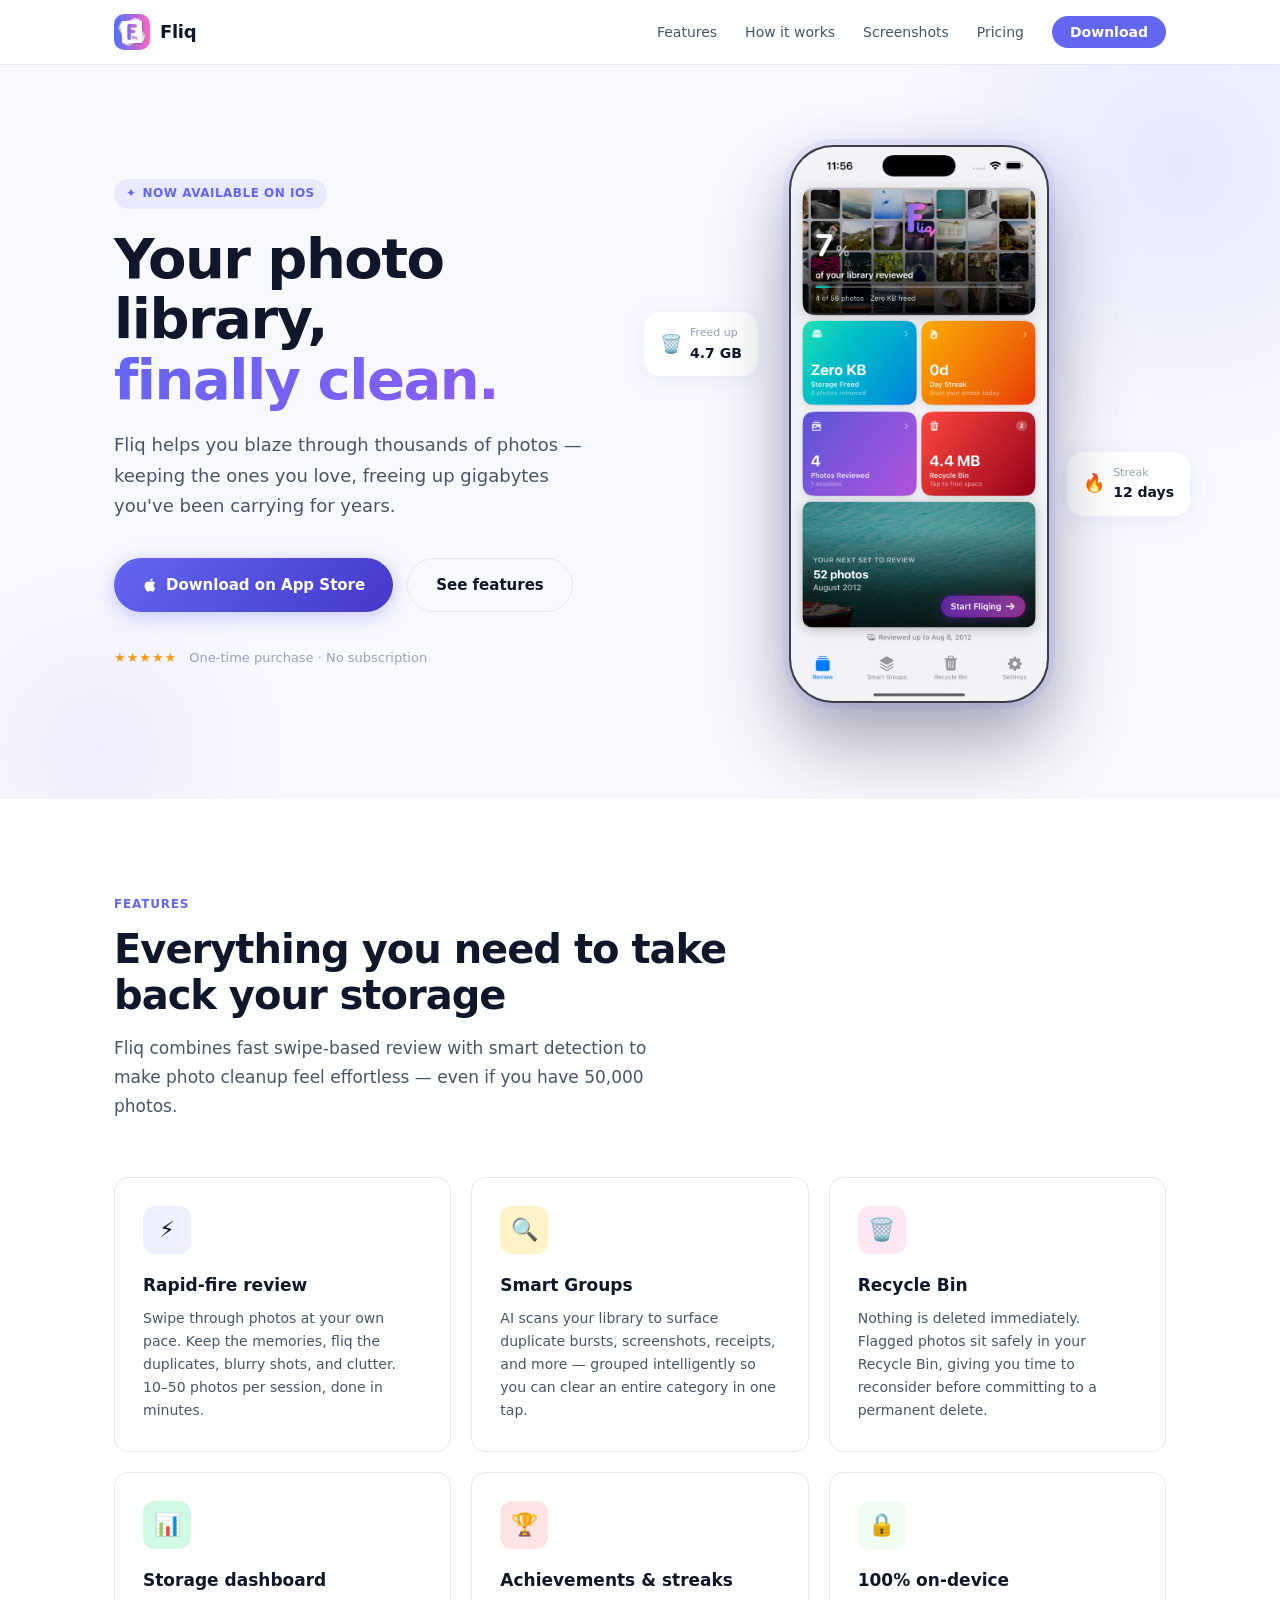
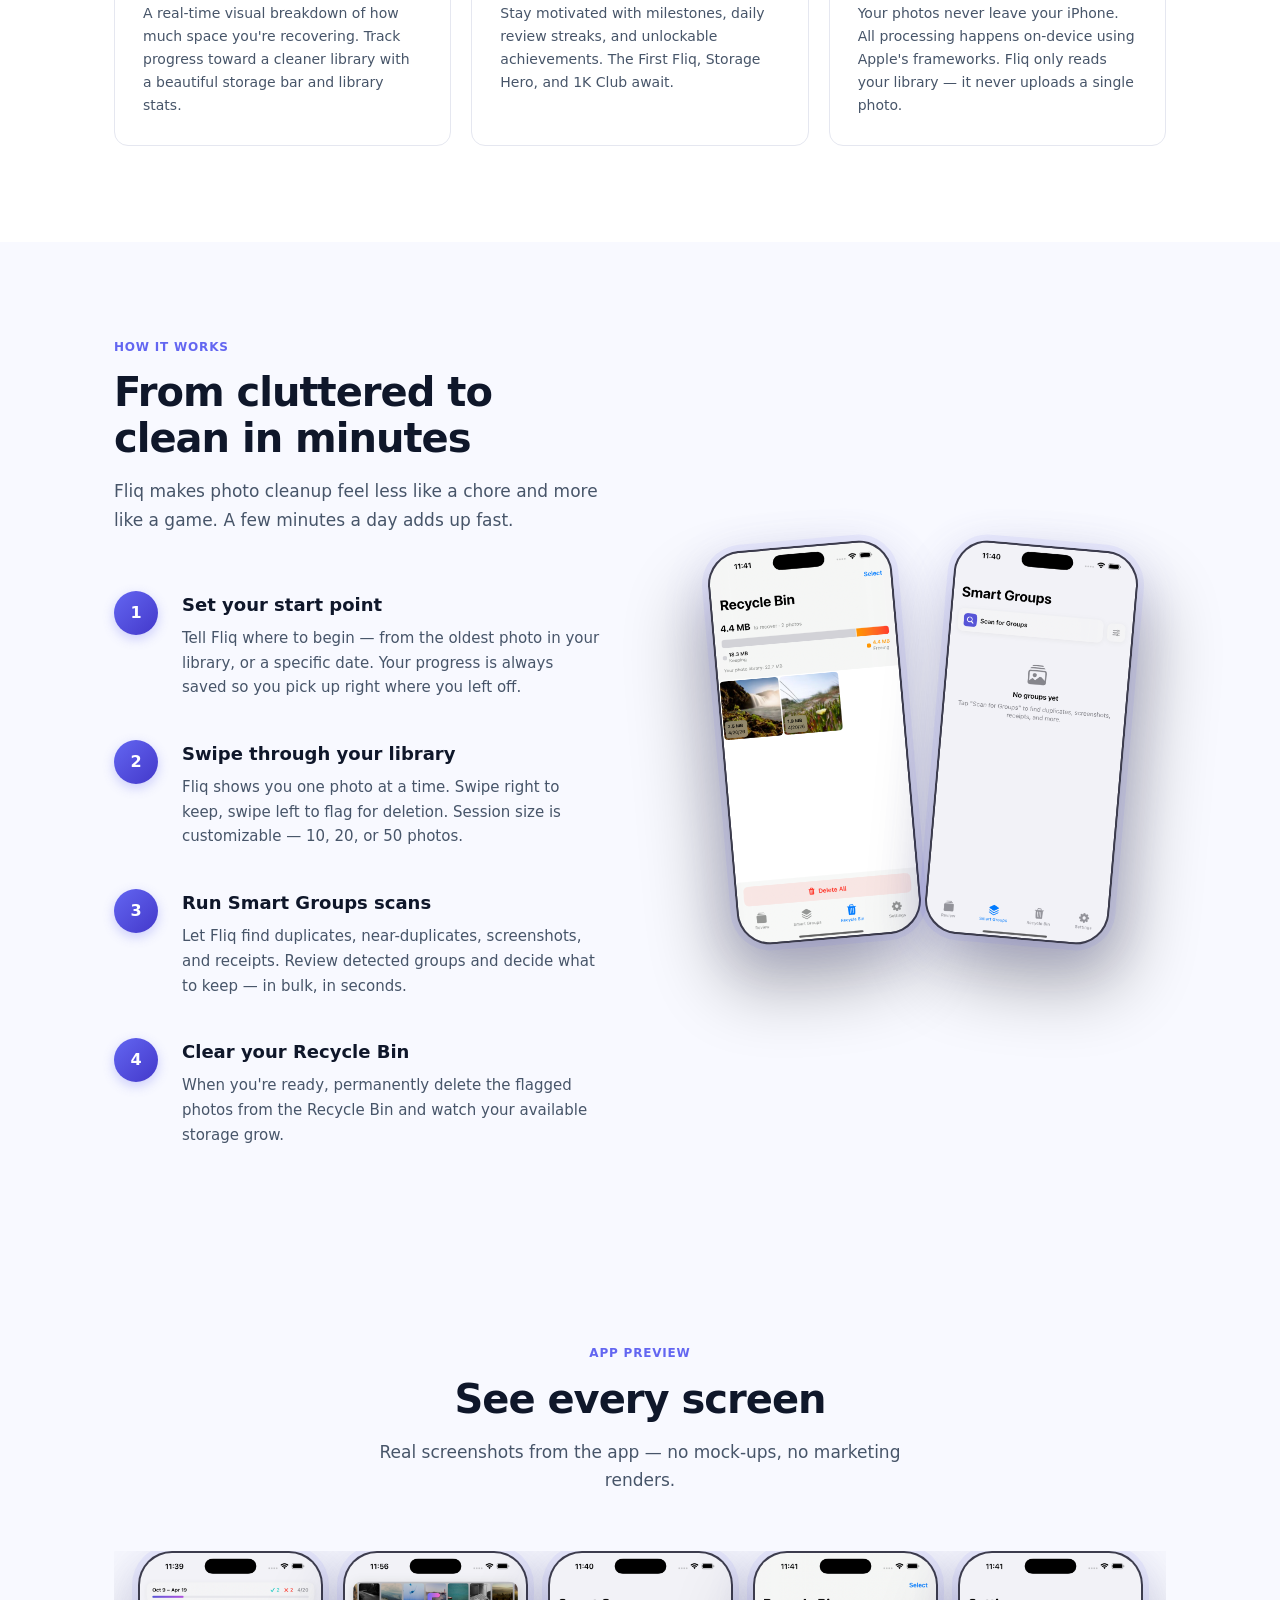
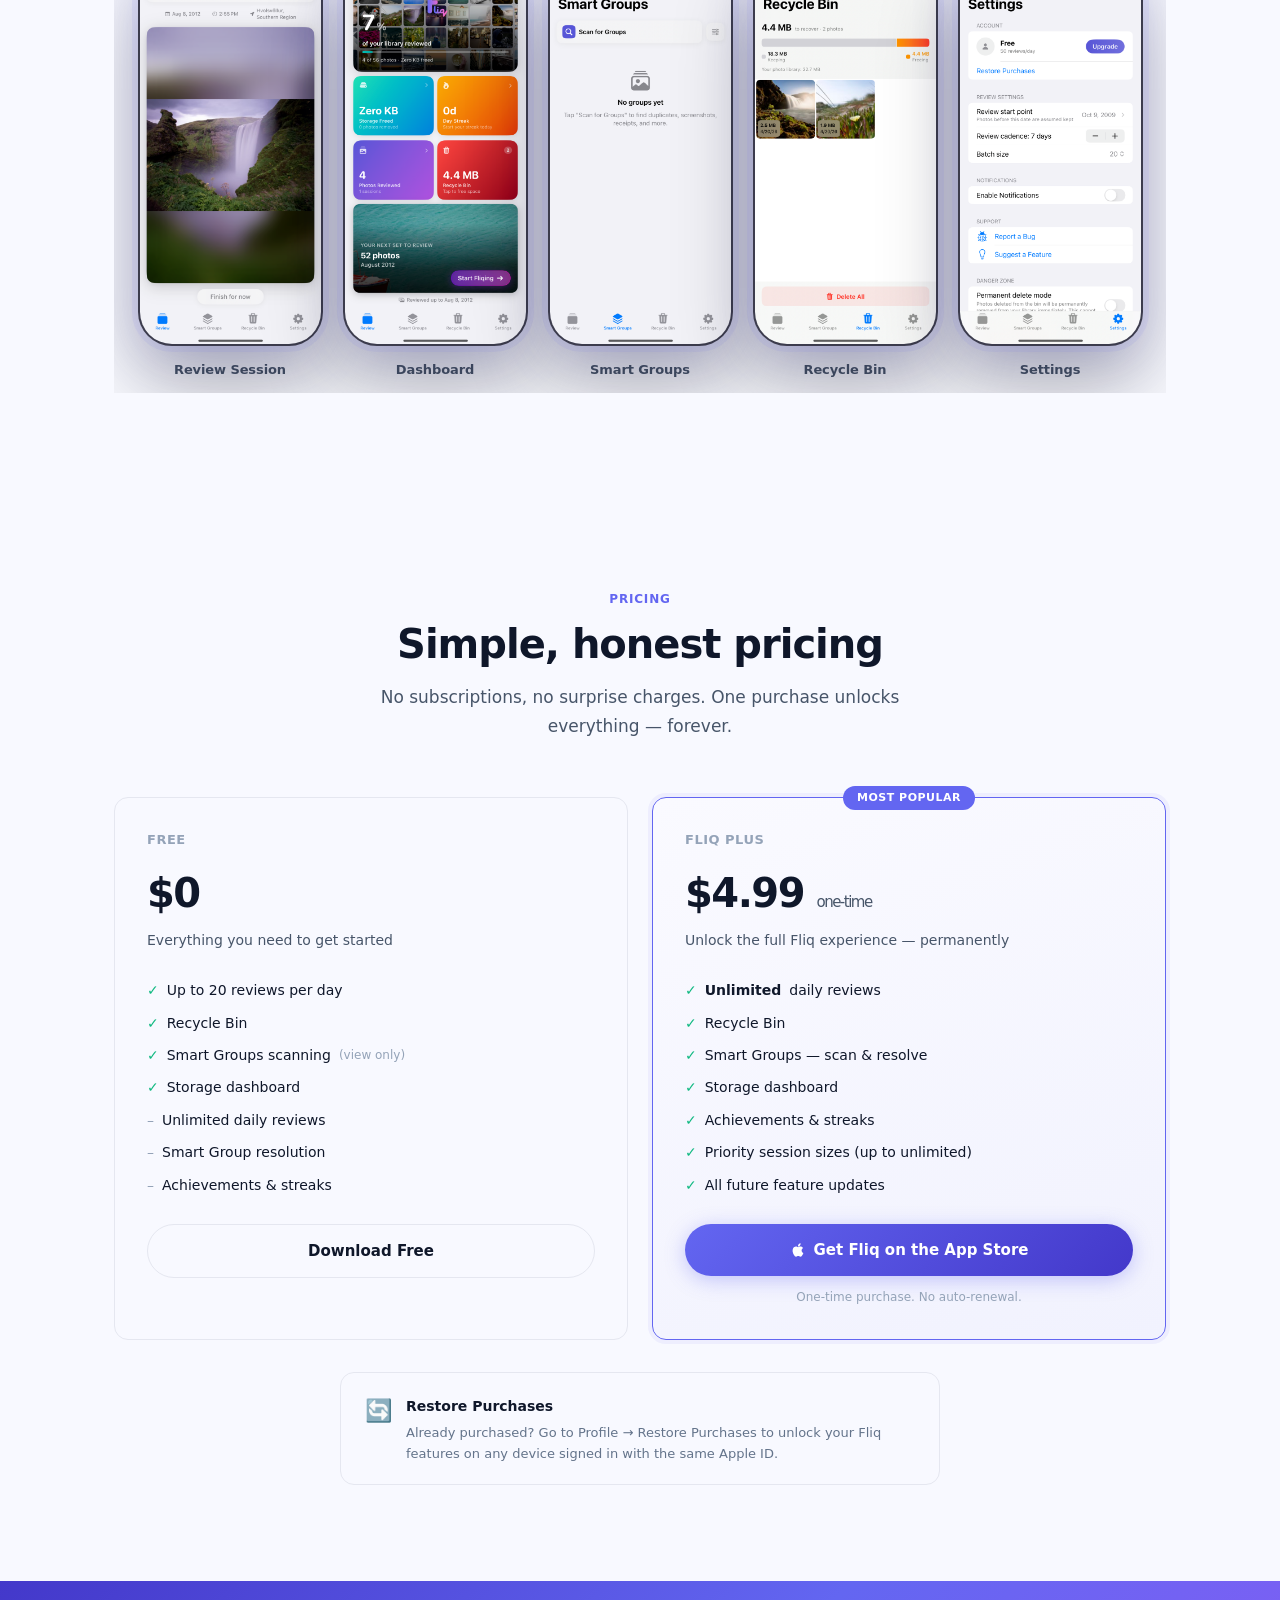
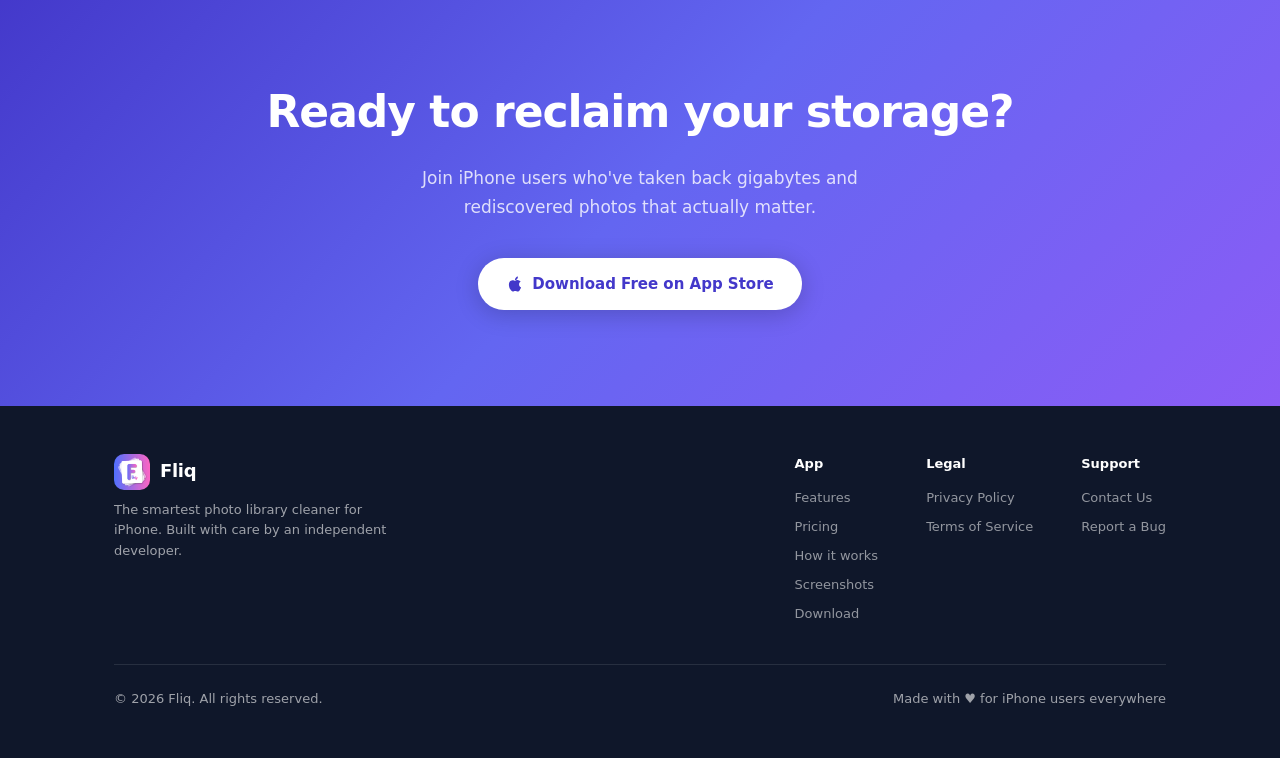
<file: index.html>
<!DOCTYPE html>
<html lang="en">
<head>
  <meta charset="UTF-8" />
  <meta name="viewport" content="width=device-width, initial-scale=1.0" />
  <title>Fliq — Reclaim Your Photo Library</title>
  <meta name="description" content="Fliq is the fastest way to clean up your iPhone photo library. Swipe to keep or delete, find duplicates with Smart Groups, and reclaim gigabytes of storage." />
  <meta property="og:title" content="Fliq — Reclaim Your Photo Library" />
  <meta property="og:description" content="The smartest photo library cleaner for iPhone." />
  <meta property="og:image" content="images/screen-dashboard.png" />
  <meta property="og:type" content="website" />
  <link rel="stylesheet" href="style.css" />
</head>
<body>

<!-- ── Nav ──────────────────────────────────────────────────────────────── -->
<nav>
  <div class="nav-inner">
    <a class="nav-logo" href="index.html">
      <img src="images/app-icon.png" alt="Fliq" class="nav-logo-img" width="36" height="36">
      <span>Fliq</span>
    </a>
    <ul class="nav-links">
      <li><a href="#features">Features</a></li>
      <li><a href="#how-it-works">How it works</a></li>
      <li><a href="#screenshots">Screenshots</a></li>
      <li><a href="#pricing">Pricing</a></li>
      <li><a href="#" class="btn-nav">Download</a></li>
    </ul>
  </div>
</nav>

<!-- ── Hero ─────────────────────────────────────────────────────────────── -->
<section class="hero">
  <div class="hero-inner">
    <div class="hero-copy">
      <div class="hero-badge">
        <span>✦</span> Now available on iOS
      </div>
      <h1>Your photo<br>library,<br><span class="gradient-text">finally clean.</span></h1>
      <p>Fliq helps you blaze through thousands of photos — keeping the ones you love, freeing up gigabytes you've been carrying for years.</p>
      <div class="hero-actions">
        <a href="#" class="btn btn-primary">
          <svg width="16" height="16" viewBox="0 0 24 24" fill="white"><path d="M18.71 19.5c-.83 1.24-1.71 2.45-3.05 2.47-1.34.03-1.77-.79-3.29-.79-1.53 0-2 .77-3.27.82-1.31.05-2.3-1.32-3.14-2.53C4.25 17 2.94 12.45 4.7 9.39c.87-1.52 2.43-2.48 4.12-2.51 1.28-.02 2.5.87 3.29.87.78 0 2.26-1.07 3.8-.91.65.03 2.47.26 3.64 1.98-.09.06-2.17 1.28-2.15 3.81.03 3.02 2.65 4.03 2.68 4.04-.03.07-.42 1.44-1.38 2.83M13 3.5c.73-.83 1.94-1.46 2.94-1.5.13 1.17-.34 2.35-1.04 3.19-.69.85-1.83 1.51-2.95 1.42-.15-1.15.41-2.35 1.05-3.11z"/></svg>
          Download on App Store
        </a>
        <a href="#features" class="btn btn-outline">See features</a>
      </div>
      <div class="hero-social-proof">
        <span class="stars">★★★★★</span>
        <span>One-time purchase · No subscription</span>
      </div>
    </div>

    <div class="hero-visual">
      <!-- Floating stat cards -->
      <div class="floating-card left">
        <span style="font-size:18px">🗑️</span>
        <div>
          <div style="font-size:11px;color:#94a3b8;font-weight:500">Freed up</div>
          <div style="color:#0f172a;font-size:14px">4.7 GB</div>
        </div>
      </div>

      <div class="floating-card right">
        <span style="font-size:18px">🔥</span>
        <div>
          <div style="font-size:11px;color:#94a3b8;font-weight:500">Streak</div>
          <div style="color:#0f172a;font-size:14px">12 days</div>
        </div>
      </div>

      <!-- Real screenshot in phone frame -->
      <div class="phone-frame">
        <img src="images/screen-dashboard.png" alt="Fliq dashboard" class="phone-screenshot">
      </div>
    </div>
  </div>
</section>

<!-- ── Features ──────────────────────────────────────────────────────────── -->
<section id="features">
  <div class="container">
    <div class="section-tag">Features</div>
    <h2 class="section-title">Everything you need to take<br>back your storage</h2>
    <p class="section-sub">Fliq combines fast swipe-based review with smart detection to make photo cleanup feel effortless — even if you have 50,000 photos.</p>

    <div class="features-grid">

      <div class="feature-card">
        <div class="feature-icon" style="background:#eef0ff">⚡️</div>
        <h3>Rapid-fire review</h3>
        <p>Swipe through photos at your own pace. Keep the memories, fliq the duplicates, blurry shots, and clutter. 10–50 photos per session, done in minutes.</p>
      </div>

      <div class="feature-card">
        <div class="feature-icon" style="background:#fef3c7">🔍</div>
        <h3>Smart Groups</h3>
        <p>AI scans your library to surface duplicate bursts, screenshots, receipts, and more — grouped intelligently so you can clear an entire category in one tap.</p>
      </div>

      <div class="feature-card">
        <div class="feature-icon" style="background:#fce7f3">🗑️</div>
        <h3>Recycle Bin</h3>
        <p>Nothing is deleted immediately. Flagged photos sit safely in your Recycle Bin, giving you time to reconsider before committing to a permanent delete.</p>
      </div>

      <div class="feature-card">
        <div class="feature-icon" style="background:#d1fae5">📊</div>
        <h3>Storage dashboard</h3>
        <p>A real-time visual breakdown of how much space you're recovering. Track progress toward a cleaner library with a beautiful storage bar and library stats.</p>
      </div>

      <div class="feature-card">
        <div class="feature-icon" style="background:#ffe4e6">🏆</div>
        <h3>Achievements & streaks</h3>
        <p>Stay motivated with milestones, daily review streaks, and unlockable achievements. The First Fliq, Storage Hero, and 1K Club await.</p>
      </div>

      <div class="feature-card">
        <div class="feature-icon" style="background:#f0fdf4">🔒</div>
        <h3>100% on-device</h3>
        <p>Your photos never leave your iPhone. All processing happens on-device using Apple's frameworks. Fliq only reads your library — it never uploads a single photo.</p>
      </div>

    </div>
  </div>
</section>

<!-- ── How it works ──────────────────────────────────────────────────────── -->
<section id="how-it-works">
  <div class="container">
    <div style="display:grid;grid-template-columns:1fr 1fr;gap:80px;align-items:center">
      <div>
        <div class="section-tag">How it works</div>
        <h2 class="section-title">From cluttered to clean in minutes</h2>
        <p class="section-sub" style="margin-bottom:48px">Fliq makes photo cleanup feel less like a chore and more like a game. A few minutes a day adds up fast.</p>

        <div class="steps">
          <div class="step">
            <div class="step-num">1</div>
            <div class="step-content">
              <h3>Set your start point</h3>
              <p>Tell Fliq where to begin — from the oldest photo in your library, or a specific date. Your progress is always saved so you pick up right where you left off.</p>
            </div>
          </div>
          <div class="step">
            <div class="step-num">2</div>
            <div class="step-content">
              <h3>Swipe through your library</h3>
              <p>Fliq shows you one photo at a time. Swipe right to keep, swipe left to flag for deletion. Session size is customizable — 10, 20, or 50 photos.</p>
            </div>
          </div>
          <div class="step">
            <div class="step-num">3</div>
            <div class="step-content">
              <h3>Run Smart Groups scans</h3>
              <p>Let Fliq find duplicates, near-duplicates, screenshots, and receipts. Review detected groups and decide what to keep — in bulk, in seconds.</p>
            </div>
          </div>
          <div class="step">
            <div class="step-num">4</div>
            <div class="step-content">
              <h3>Clear your Recycle Bin</h3>
              <p>When you're ready, permanently delete the flagged photos from the Recycle Bin and watch your available storage grow.</p>
            </div>
          </div>
        </div>
      </div>

      <!-- Real screenshots cluster -->
      <div class="how-it-works-screens">
        <div class="phone-frame phone-frame-sm phone-tilt-left">
          <img src="images/screen-recycle-bin.png" alt="Fliq Recycle Bin" class="phone-screenshot">
        </div>
        <div class="phone-frame phone-frame-sm phone-tilt-right">
          <img src="images/screen-smart-groups.png" alt="Fliq Smart Groups" class="phone-screenshot">
        </div>
      </div>
    </div>
  </div>
</section>

<!-- ── Screenshots ────────────────────────────────────────────────────────── -->
<section id="screenshots" style="background:var(--surface-2)">
  <div class="container">
    <div style="text-align:center;margin-bottom:56px">
      <div class="section-tag" style="display:inline-block">App Preview</div>
      <h2 class="section-title">See every screen</h2>
      <p class="section-sub" style="margin:0 auto">Real screenshots from the app — no mock-ups, no marketing renders.</p>
    </div>

    <div class="screenshots-strip">
      <div class="screenshot-card">
        <div class="phone-frame phone-frame-sm">
          <img src="images/screen-review.png" alt="Review" class="phone-screenshot">
        </div>
        <p class="screenshot-label">Review Session</p>
      </div>
      <div class="screenshot-card">
        <div class="phone-frame phone-frame-sm">
          <img src="images/screen-dashboard.png" alt="Dashboard" class="phone-screenshot">
        </div>
        <p class="screenshot-label">Dashboard</p>
      </div>
      <div class="screenshot-card">
        <div class="phone-frame phone-frame-sm">
          <img src="images/screen-smart-groups.png" alt="Smart Groups" class="phone-screenshot">
        </div>
        <p class="screenshot-label">Smart Groups</p>
      </div>
      <div class="screenshot-card">
        <div class="phone-frame phone-frame-sm">
          <img src="images/screen-recycle-bin.png" alt="Recycle Bin" class="phone-screenshot">
        </div>
        <p class="screenshot-label">Recycle Bin</p>
      </div>
      <div class="screenshot-card">
        <div class="phone-frame phone-frame-sm">
          <img src="images/screen-settings.png" alt="Settings" class="phone-screenshot">
        </div>
        <p class="screenshot-label">Settings</p>
      </div>
    </div>
  </div>
</section>

<!-- ── Pricing ───────────────────────────────────────────────────────────── -->
<section id="pricing">
  <div class="container">
    <div style="text-align:center;margin-bottom:0">
      <div class="section-tag" style="display:inline-block">Pricing</div>
      <h2 class="section-title">Simple, honest pricing</h2>
      <p class="section-sub" style="margin:0 auto">No subscriptions, no surprise charges. One purchase unlocks everything — forever.</p>
    </div>

    <div class="pricing-grid">
      <!-- Free tier -->
      <div class="pricing-card">
        <div class="pricing-tier">Free</div>
        <div class="pricing-price">$0</div>
        <div class="pricing-desc">Everything you need to get started</div>
        <ul class="pricing-features">
          <li><span class="check">✓</span> Up to 20 reviews per day</li>
          <li><span class="check">✓</span> Recycle Bin</li>
          <li><span class="check">✓</span> Smart Groups scanning <span class="lock">(view only)</span></li>
          <li><span class="check">✓</span> Storage dashboard</li>
          <li><span class="cross">–</span> Unlimited daily reviews</li>
          <li><span class="cross">–</span> Smart Group resolution</li>
          <li><span class="cross">–</span> Achievements & streaks</li>
        </ul>
        <a href="#" class="btn btn-outline" style="width:100%;justify-content:center">Download Free</a>
      </div>

      <!-- Paid tier -->
      <div class="pricing-card featured">
        <div class="pricing-badge">Most Popular</div>
        <div class="pricing-tier">Fliq Plus</div>
        <div class="pricing-price">$4.99 <span>one-time</span></div>
        <div class="pricing-desc">Unlock the full Fliq experience — permanently</div>
        <ul class="pricing-features">
          <li><span class="check">✓</span> <strong>Unlimited</strong> daily reviews</li>
          <li><span class="check">✓</span> Recycle Bin</li>
          <li><span class="check">✓</span> Smart Groups — scan & resolve</li>
          <li><span class="check">✓</span> Storage dashboard</li>
          <li><span class="check">✓</span> Achievements & streaks</li>
          <li><span class="check">✓</span> Priority session sizes (up to unlimited)</li>
          <li><span class="check">✓</span> All future feature updates</li>
        </ul>
        <a href="#" class="btn btn-primary" style="width:100%;justify-content:center">
          <svg width="16" height="16" viewBox="0 0 24 24" fill="white"><path d="M18.71 19.5c-.83 1.24-1.71 2.45-3.05 2.47-1.34.03-1.77-.79-3.29-.79-1.53 0-2 .77-3.27.82-1.31.05-2.3-1.32-3.14-2.53C4.25 17 2.94 12.45 4.7 9.39c.87-1.52 2.43-2.48 4.12-2.51 1.28-.02 2.5.87 3.29.87.78 0 2.26-1.07 3.8-.91.65.03 2.47.26 3.64 1.98-.09.06-2.17 1.28-2.15 3.81.03 3.02 2.65 4.03 2.68 4.04-.03.07-.42 1.44-1.38 2.83M13 3.5c.73-.83 1.94-1.46 2.94-1.5.13 1.17-.34 2.35-1.04 3.19-.69.85-1.83 1.51-2.95 1.42-.15-1.15.41-2.35 1.05-3.11z"/></svg>
          Get Fliq on the App Store
        </a>
        <p style="font-size:12px;color:#94a3b8;text-align:center;margin-top:12px">One-time purchase. No auto-renewal.</p>
      </div>
    </div>

    <div style="max-width:600px;margin:32px auto 0;background:#f8f9ff;border:1px solid #e5e7f0;border-radius:14px;padding:20px 24px;display:flex;gap:14px;align-items:flex-start">
      <span style="font-size:22px">🔄</span>
      <div>
        <strong style="font-size:14px;color:#0f172a">Restore Purchases</strong>
        <p style="font-size:13px;color:#64748b;margin:4px 0 0;line-height:1.6">Already purchased? Go to Profile → Restore Purchases to unlock your Fliq features on any device signed in with the same Apple ID.</p>
      </div>
    </div>
  </div>
</section>

<!-- ── CTA ───────────────────────────────────────────────────────────────── -->
<section style="background:linear-gradient(135deg,#4338ca 0%,#6366f1 50%,#8b5cf6 100%);padding:96px 0">
  <div class="container" style="text-align:center">
    <h2 style="font-size:clamp(28px,4vw,44px);font-weight:800;color:#fff;letter-spacing:-1px;margin-bottom:16px">Ready to reclaim your storage?</h2>
    <p style="font-size:17px;color:rgba(255,255,255,.8);margin-bottom:36px;max-width:480px;margin-left:auto;margin-right:auto;line-height:1.7">Join iPhone users who've taken back gigabytes and rediscovered photos that actually matter.</p>
    <a href="#" class="btn" style="background:#fff;color:#4338ca;font-weight:700;box-shadow:0 4px 24px rgba(0,0,0,.2)">
      <svg width="18" height="18" viewBox="0 0 24 24" fill="#4338ca"><path d="M18.71 19.5c-.83 1.24-1.71 2.45-3.05 2.47-1.34.03-1.77-.79-3.29-.79-1.53 0-2 .77-3.27.82-1.31.05-2.3-1.32-3.14-2.53C4.25 17 2.94 12.45 4.7 9.39c.87-1.52 2.43-2.48 4.12-2.51 1.28-.02 2.5.87 3.29.87.78 0 2.26-1.07 3.8-.91.65.03 2.47.26 3.64 1.98-.09.06-2.17 1.28-2.15 3.81.03 3.02 2.65 4.03 2.68 4.04-.03.07-.42 1.44-1.38 2.83M13 3.5c.73-.83 1.94-1.46 2.94-1.5.13 1.17-.34 2.35-1.04 3.19-.69.85-1.83 1.51-2.95 1.42-.15-1.15.41-2.35 1.05-3.11z"/></svg>
      Download Free on App Store
    </a>
  </div>
</section>

<!-- ── Footer ────────────────────────────────────────────────────────────── -->
<footer>
  <div class="footer-inner">
    <div class="footer-top">
      <div class="footer-brand">
        <a class="nav-logo" href="index.html">
          <img src="images/app-icon.png" alt="Fliq" class="nav-logo-img" width="36" height="36">
          <span>Fliq</span>
        </a>
        <p>The smartest photo library cleaner for iPhone. Built with care by an independent developer.</p>
      </div>
      <div class="footer-links">
        <div class="footer-links-col">
          <h4>App</h4>
          <a href="#features">Features</a>
          <a href="#pricing">Pricing</a>
          <a href="#how-it-works">How it works</a>
          <a href="#screenshots">Screenshots</a>
          <a href="#">Download</a>
        </div>
        <div class="footer-links-col">
          <h4>Legal</h4>
          <a href="privacy.html">Privacy Policy</a>
          <a href="terms.html">Terms of Service</a>
        </div>
        <div class="footer-links-col">
          <h4>Support</h4>
          <a href="contact.html">Contact Us</a>
          <a href="https://github.com/brianlowen/Fliq/issues">Report a Bug</a>
        </div>
      </div>
    </div>
    <div class="footer-bottom">
      <span>© 2026 Fliq. All rights reserved.</span>
      <span>Made with ♥ for iPhone users everywhere</span>
    </div>
  </div>
</footer>

</body>
</html>
</file>
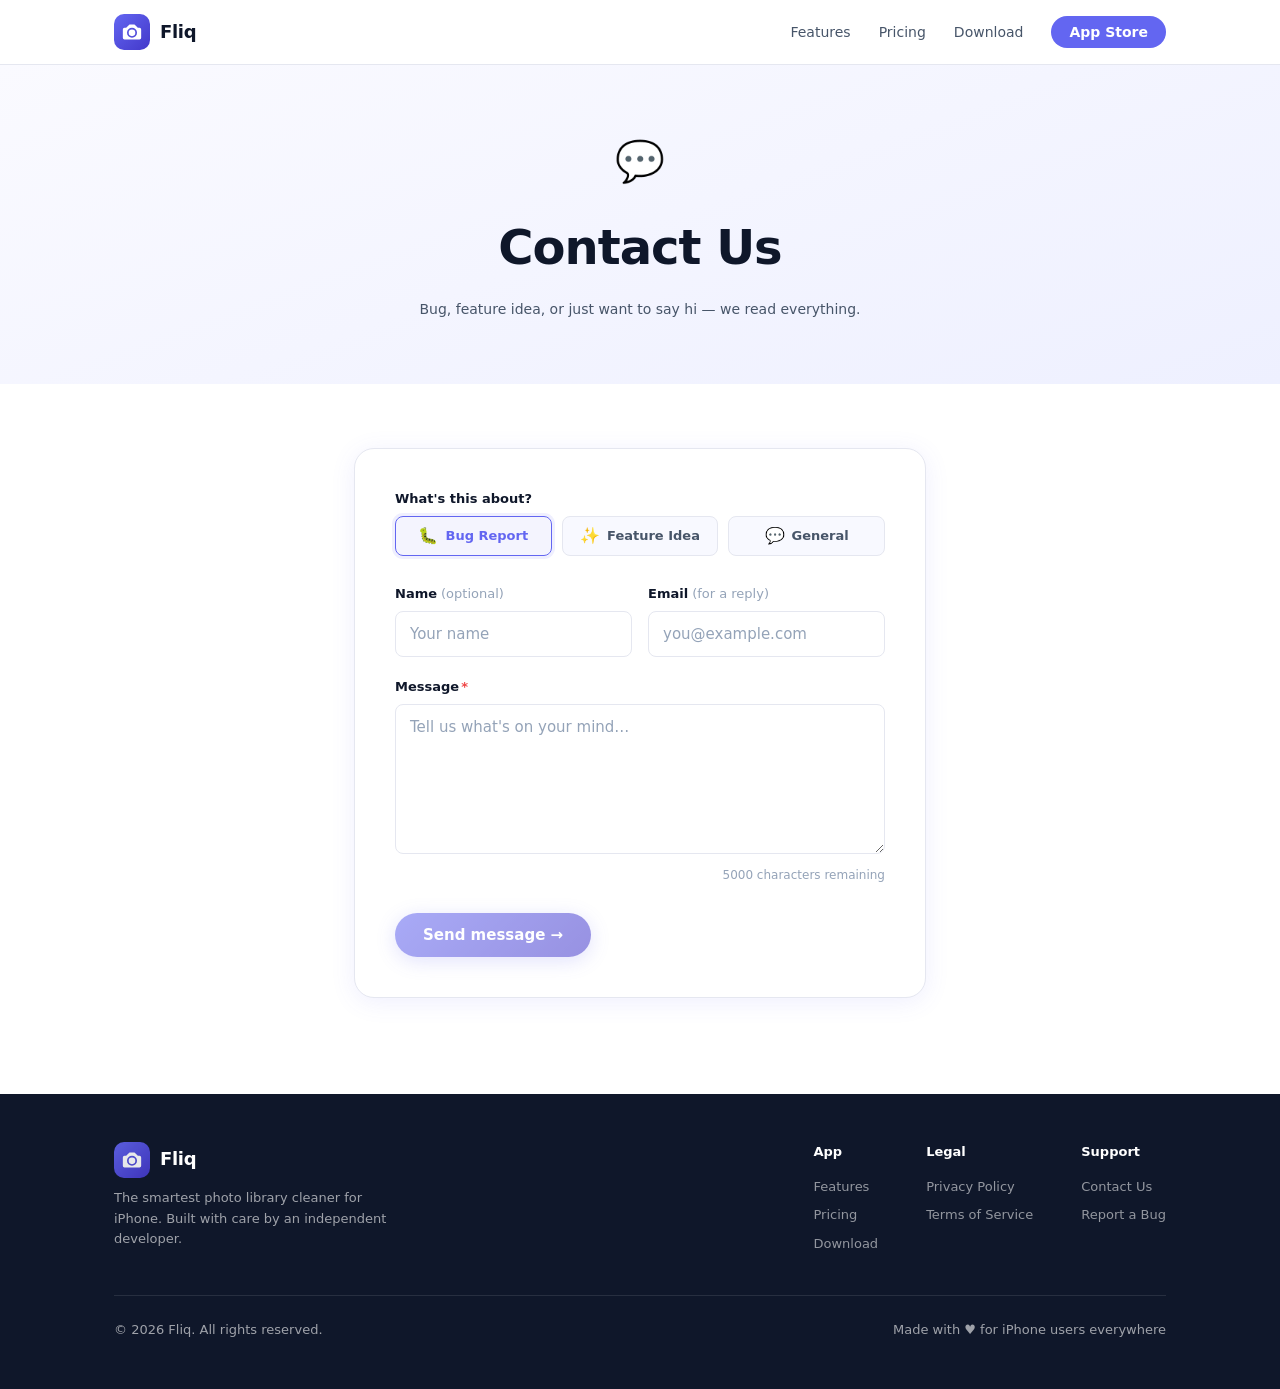
<file: contact.html>
<!DOCTYPE html>
<html lang="en">
<head>
  <meta charset="UTF-8" />
  <meta name="viewport" content="width=device-width, initial-scale=1.0" />
  <title>Contact — Fliq</title>
  <meta name="description" content="Get in touch with the Fliq team — report a bug, suggest a feature, or just say hi." />
  <link rel="stylesheet" href="style.css" />
  <style>
    /* ── Contact page ─────────────────────────────────────────────────────── */

    .contact-wrap {
      padding: 64px 0 96px;
    }

    .contact-card {
      background: var(--surface);
      border: 1px solid var(--border);
      border-radius: 20px;
      padding: 40px;
      box-shadow: var(--shadow);
    }

    /* Type toggle */
    .type-toggle {
      display: grid;
      grid-template-columns: repeat(3, 1fr);
      gap: 10px;
      margin-bottom: 28px;
    }

    .type-btn {
      display: flex;
      align-items: center;
      justify-content: center;
      gap: 7px;
      padding: 11px 12px;
      border-radius: var(--radius-sm);
      border: 1.5px solid var(--border);
      background: var(--surface-2);
      color: var(--text-2);
      font-size: 13px;
      font-weight: 600;
      cursor: pointer;
      transition: border-color .2s, background .2s, color .2s, box-shadow .2s;
      font-family: inherit;
      text-align: center;
      white-space: nowrap;
    }

    .type-btn:hover {
      border-color: var(--accent-light);
      color: var(--text);
    }

    .type-btn.active {
      border-color: var(--accent);
      background: rgba(99, 102, 241, .07);
      color: var(--accent);
      box-shadow: 0 0 0 3px rgba(99, 102, 241, .1);
    }

    .type-btn .icon { font-size: 16px; line-height: 1; }

    /* Two-column row for name + email */
    .form-row {
      display: grid;
      grid-template-columns: 1fr 1fr;
      gap: 16px;
      margin-bottom: 20px;
    }

    /* Form fields */
    .form-group {
      margin-bottom: 20px;
    }

    .form-label {
      display: block;
      font-size: 13px;
      font-weight: 600;
      color: var(--text);
      margin-bottom: 6px;
    }

    .form-label .opt {
      color: var(--text-3);
      font-weight: 400;
      margin-left: 4px;
    }

    .form-input,
    .form-textarea {
      width: 100%;
      padding: 11px 14px;
      border: 1.5px solid var(--border);
      border-radius: var(--radius-sm);
      background: var(--surface);
      color: var(--text);
      font-size: 15px;
      font-family: inherit;
      line-height: 1.5;
      transition: border-color .2s, box-shadow .2s;
      appearance: none;
      -webkit-appearance: none;
    }

    .form-input::placeholder,
    .form-textarea::placeholder {
      color: var(--text-3);
    }

    .form-input:focus,
    .form-textarea:focus {
      outline: none;
      border-color: var(--accent);
      box-shadow: 0 0 0 3px rgba(99, 102, 241, .1);
    }

    .form-textarea {
      resize: vertical;
      min-height: 150px;
    }

    .char-count {
      text-align: right;
      font-size: 12px;
      color: var(--text-3);
      margin-top: 4px;
    }

    .char-count.over { color: var(--red); }

    /* Submit button */
    .submit-row {
      display: flex;
      align-items: center;
      gap: 16px;
      margin-top: 28px;
    }

    .btn-submit {
      display: inline-flex;
      align-items: center;
      gap: 8px;
      padding: 13px 28px;
      border-radius: 50px;
      background: linear-gradient(135deg, var(--accent), var(--accent-dark));
      color: #fff;
      font-size: 15px;
      font-weight: 600;
      font-family: inherit;
      border: none;
      cursor: pointer;
      box-shadow: 0 4px 20px rgba(99,102,241,.35);
      transition: transform .2s, box-shadow .2s, opacity .2s;
    }

    .btn-submit:hover:not(:disabled) {
      transform: translateY(-2px);
      box-shadow: 0 8px 28px rgba(99,102,241,.45);
    }

    .btn-submit:disabled {
      opacity: .55;
      cursor: not-allowed;
    }

    .btn-submit .spinner {
      width: 16px; height: 16px;
      border: 2px solid rgba(255,255,255,.4);
      border-top-color: #fff;
      border-radius: 50%;
      animation: spin .7s linear infinite;
      flex-shrink: 0;
    }

    @keyframes spin { to { transform: rotate(360deg); } }

    /* Error message */
    .error-msg {
      display: none;
      align-items: center;
      gap: 6px;
      font-size: 14px;
      font-weight: 500;
      color: var(--red);
    }
    .error-msg.visible { display: flex; }

    /* Success state — replaces the form */
    .success-state {
      display: none;
      text-align: center;
      padding: 48px 24px;
    }

    .success-state.visible { display: block; }

    .success-state .success-icon {
      font-size: 52px;
      margin-bottom: 20px;
    }

    .success-state h2 {
      font-size: 22px;
      font-weight: 800;
      margin-bottom: 10px;
    }

    .success-state p {
      font-size: 15px;
      color: var(--text-2);
      margin-bottom: 28px;
      line-height: 1.7;
    }

    /* Divider */
    .contact-divider {
      text-align: center;
      font-size: 13px;
      color: var(--text-3);
      margin: 32px 0 0;
      padding-top: 28px;
      border-top: 1px solid var(--border);
    }

    .contact-divider a {
      color: var(--accent);
      text-decoration: none;
      font-weight: 500;
    }

    .contact-divider a:hover { text-decoration: underline; }

    @media (max-width: 520px) {
      .contact-card { padding: 24px 20px; }
      .type-toggle  { grid-template-columns: 1fr 1fr; }
      .type-toggle .type-btn:last-child { grid-column: 1 / -1; }
      .form-row     { grid-template-columns: 1fr; gap: 0; }
      .form-row .form-group { margin-bottom: 20px; }
    }
  </style>
</head>
<body>

<!-- ── Nav ──────────────────────────────────────────────────────────────── -->
<nav>
  <div class="nav-inner">
    <a class="nav-logo" href="index.html">
      <div class="nav-logo-icon">
        <svg viewBox="0 0 24 24"><path d="M9 3L5 7H3a2 2 0 0 0-2 2v10a2 2 0 0 0 2 2h18a2 2 0 0 0 2-2V9a2 2 0 0 0-2-2h-2l-4-4H9zm3 4a6 6 0 1 1 0 12A6 6 0 0 1 12 7zm0 2a4 4 0 1 0 0 8 4 4 0 0 0 0-8z"/></svg>
      </div>
      <span>Fliq</span>
    </a>
    <ul class="nav-links">
      <li><a href="index.html#features">Features</a></li>
      <li><a href="index.html#pricing">Pricing</a></li>
      <li><a href="#">Download</a></li>
      <li><a href="#" class="btn-nav">App Store</a></li>
    </ul>
  </div>
</nav>

<!-- ── Hero ─────────────────────────────────────────────────────────────── -->
<div class="legal-hero">
  <div class="container-xs">
    <div style="font-size:40px;margin-bottom:16px">💬</div>
    <h1>Contact Us</h1>
    <p class="meta">Bug, feature idea, or just want to say hi — we read everything.</p>
  </div>
</div>

<!-- ── Form ─────────────────────────────────────────────────────────────── -->
<div class="contact-wrap">
  <div class="container-xs">
    <div class="contact-card">

      <!-- Success state (hidden until submit) -->
      <div class="success-state" id="successState">
        <div class="success-icon">🎉</div>
        <h2>Message sent — thanks!</h2>
        <p>We received your message and will follow up if you left an email. We appreciate you taking the time to reach out.</p>
        <button class="btn-submit" onclick="resetForm()" style="margin:0 auto">
          Send another →
        </button>
      </div>

      <!-- Form (shown by default) -->
      <form id="contactForm" novalidate>

        <!-- Type selector -->
        <div class="form-group">
          <label class="form-label">What's this about?</label>
          <div class="type-toggle">
            <button type="button" class="type-btn active" onclick="selectType('bug', this)">
              <span class="icon">🐛</span> Bug Report
            </button>
            <button type="button" class="type-btn" onclick="selectType('feature', this)">
              <span class="icon">✨</span> Feature Idea
            </button>
            <button type="button" class="type-btn" onclick="selectType('general', this)">
              <span class="icon">💬</span> General
            </button>
          </div>
          <input type="hidden" id="contactType" value="bug" />
        </div>

        <!-- Name + Email -->
        <div class="form-row">
          <div class="form-group" style="margin-bottom:0">
            <label class="form-label" for="contactName">
              Name<span class="opt">(optional)</span>
            </label>
            <input
              id="contactName"
              class="form-input"
              type="text"
              maxlength="100"
              placeholder="Your name"
              autocomplete="name"
            />
          </div>
          <div class="form-group" style="margin-bottom:0">
            <label class="form-label" for="contactEmail">
              Email<span class="opt">(for a reply)</span>
            </label>
            <input
              id="contactEmail"
              class="form-input"
              type="email"
              maxlength="254"
              placeholder="you@example.com"
              autocomplete="email"
            />
          </div>
        </div>

        <!-- Message -->
        <div class="form-group" style="margin-top:20px">
          <label class="form-label" for="contactMessage">
            Message<span style="color:var(--red);margin-left:2px">*</span>
          </label>
          <textarea
            id="contactMessage"
            class="form-textarea"
            maxlength="5000"
            placeholder="Tell us what's on your mind…"
            oninput="updateMsgCount()"
            required
          ></textarea>
          <div class="char-count" id="msgCount">5000 characters remaining</div>
        </div>

        <!-- Submit row -->
        <div class="submit-row">
          <button type="submit" class="btn-submit" id="submitBtn" disabled>
            Send message →
          </button>
          <span class="error-msg" id="errorMsg">
            ⚠ <span id="errorText">Something went wrong. Please try again.</span>
          </span>
        </div>

      </form>


    </div>
  </div>
</div>

<!-- ── Footer ────────────────────────────────────────────────────────────── -->
<footer>
  <div class="footer-inner">
    <div class="footer-top">
      <div class="footer-brand">
        <a class="nav-logo" href="index.html">
          <div class="nav-logo-icon">
            <svg viewBox="0 0 24 24"><path d="M9 3L5 7H3a2 2 0 0 0-2 2v10a2 2 0 0 0 2 2h18a2 2 0 0 0 2-2V9a2 2 0 0 0-2-2h-2l-4-4H9zm3 4a6 6 0 1 1 0 12A6 6 0 0 1 12 7zm0 2a4 4 0 1 0 0 8 4 4 0 0 0 0-8z"/></svg>
          </div>
          <span>Fliq</span>
        </a>
        <p>The smartest photo library cleaner for iPhone. Built with care by an independent developer.</p>
      </div>
      <div class="footer-links">
        <div class="footer-links-col">
          <h4>App</h4>
          <a href="index.html#features">Features</a>
          <a href="index.html#pricing">Pricing</a>
          <a href="#">Download</a>
        </div>
        <div class="footer-links-col">
          <h4>Legal</h4>
          <a href="privacy.html">Privacy Policy</a>
          <a href="terms.html">Terms of Service</a>
        </div>
        <div class="footer-links-col">
          <h4>Support</h4>
          <a href="contact.html">Contact Us</a>
          <a href="https://github.com/brianlowen/Fliq/issues">Report a Bug</a>
        </div>
      </div>
    </div>
    <div class="footer-bottom">
      <span>© 2026 Fliq. All rights reserved.</span>
      <span>Made with ♥ for iPhone users everywhere</span>
    </div>
  </div>
</footer>

<!-- ── JS ────────────────────────────────────────────────────────────────── -->
<script>
  const API_URL = 'https://fliq-selfimprovement-fn.azurewebsites.net/api/submitcontact';

  const form        = document.getElementById('contactForm');
  const submitBtn   = document.getElementById('submitBtn');
  const errorMsg    = document.getElementById('errorMsg');
  const errorText   = document.getElementById('errorText');
  const successState = document.getElementById('successState');
  const msgInput    = document.getElementById('contactMessage');
  const typeInput   = document.getElementById('contactType');

  // ── Type toggle ───────────────────────────────────────────────────────────

  function selectType(type, btn) {
    document.querySelectorAll('.type-btn').forEach(b => b.classList.remove('active'));
    btn.classList.add('active');
    typeInput.value = type;

    const placeholders = {
      bug:     'What\'s happening? What did you expect? Any steps to reproduce?',
      feature: 'What would you like to see in Fliq? How would it help you?',
      general: 'Tell us what\'s on your mind…',
    };
    msgInput.placeholder = placeholders[type];
  }

  // ── Character counter ─────────────────────────────────────────────────────

  function updateMsgCount() {
    const remaining = 5000 - msgInput.value.length;
    const el = document.getElementById('msgCount');
    el.textContent = remaining + ' characters remaining';
    el.classList.toggle('over', remaining < 0);
    submitBtn.disabled = msgInput.value.trim().length === 0;
  }

  // ── Form submission ───────────────────────────────────────────────────────

  form.addEventListener('submit', async (e) => {
    e.preventDefault();
    hideError();

    const message = msgInput.value.trim().slice(0, 5000);
    const name    = document.getElementById('contactName').value.trim().slice(0, 100);
    const email   = document.getElementById('contactEmail').value.trim().slice(0, 254);
    const type    = typeInput.value;

    if (!message) return;

    setLoading(true);

    try {
      const res = await fetch(API_URL, {
        method: 'POST',
        headers: { 'Content-Type': 'application/json' },
        body: JSON.stringify({ name, email, message, type }),
      });

      const data = await res.json().catch(() => ({}));

      if (res.ok && data.ok) {
        showSuccess();
      } else {
        showError(data.error || 'Submission failed. Please try again.');
      }
    } catch {
      showError('Network error — please check your connection and try again.');
    } finally {
      setLoading(false);
    }
  });

  // ── Helpers ───────────────────────────────────────────────────────────────

  function setLoading(loading) {
    if (loading) {
      submitBtn.disabled = true;
      submitBtn.innerHTML = '<span class="spinner"></span> Sending…';
    } else {
      submitBtn.disabled = msgInput.value.trim().length === 0;
      submitBtn.innerHTML = 'Send message →';
    }
  }

  function showSuccess() {
    form.style.display = 'none';
    document.getElementById('contactDivider').style.display = 'none';
    successState.classList.add('visible');
  }

  function resetForm() {
    form.reset();
    typeInput.value = 'bug';
    document.querySelectorAll('.type-btn').forEach((b, i) => b.classList.toggle('active', i === 0));
    msgInput.placeholder = 'What\'s happening? What did you expect? Any steps to reproduce?';
    updateMsgCount();
    form.style.display = '';
    document.getElementById('contactDivider').style.display = '';
    successState.classList.remove('visible');
    hideError();
  }

  function showError(msg) {
    errorText.textContent = msg;
    errorMsg.classList.add('visible');
  }

  function hideError() {
    errorMsg.classList.remove('visible');
  }
</script>

</body>
</html>
</file>
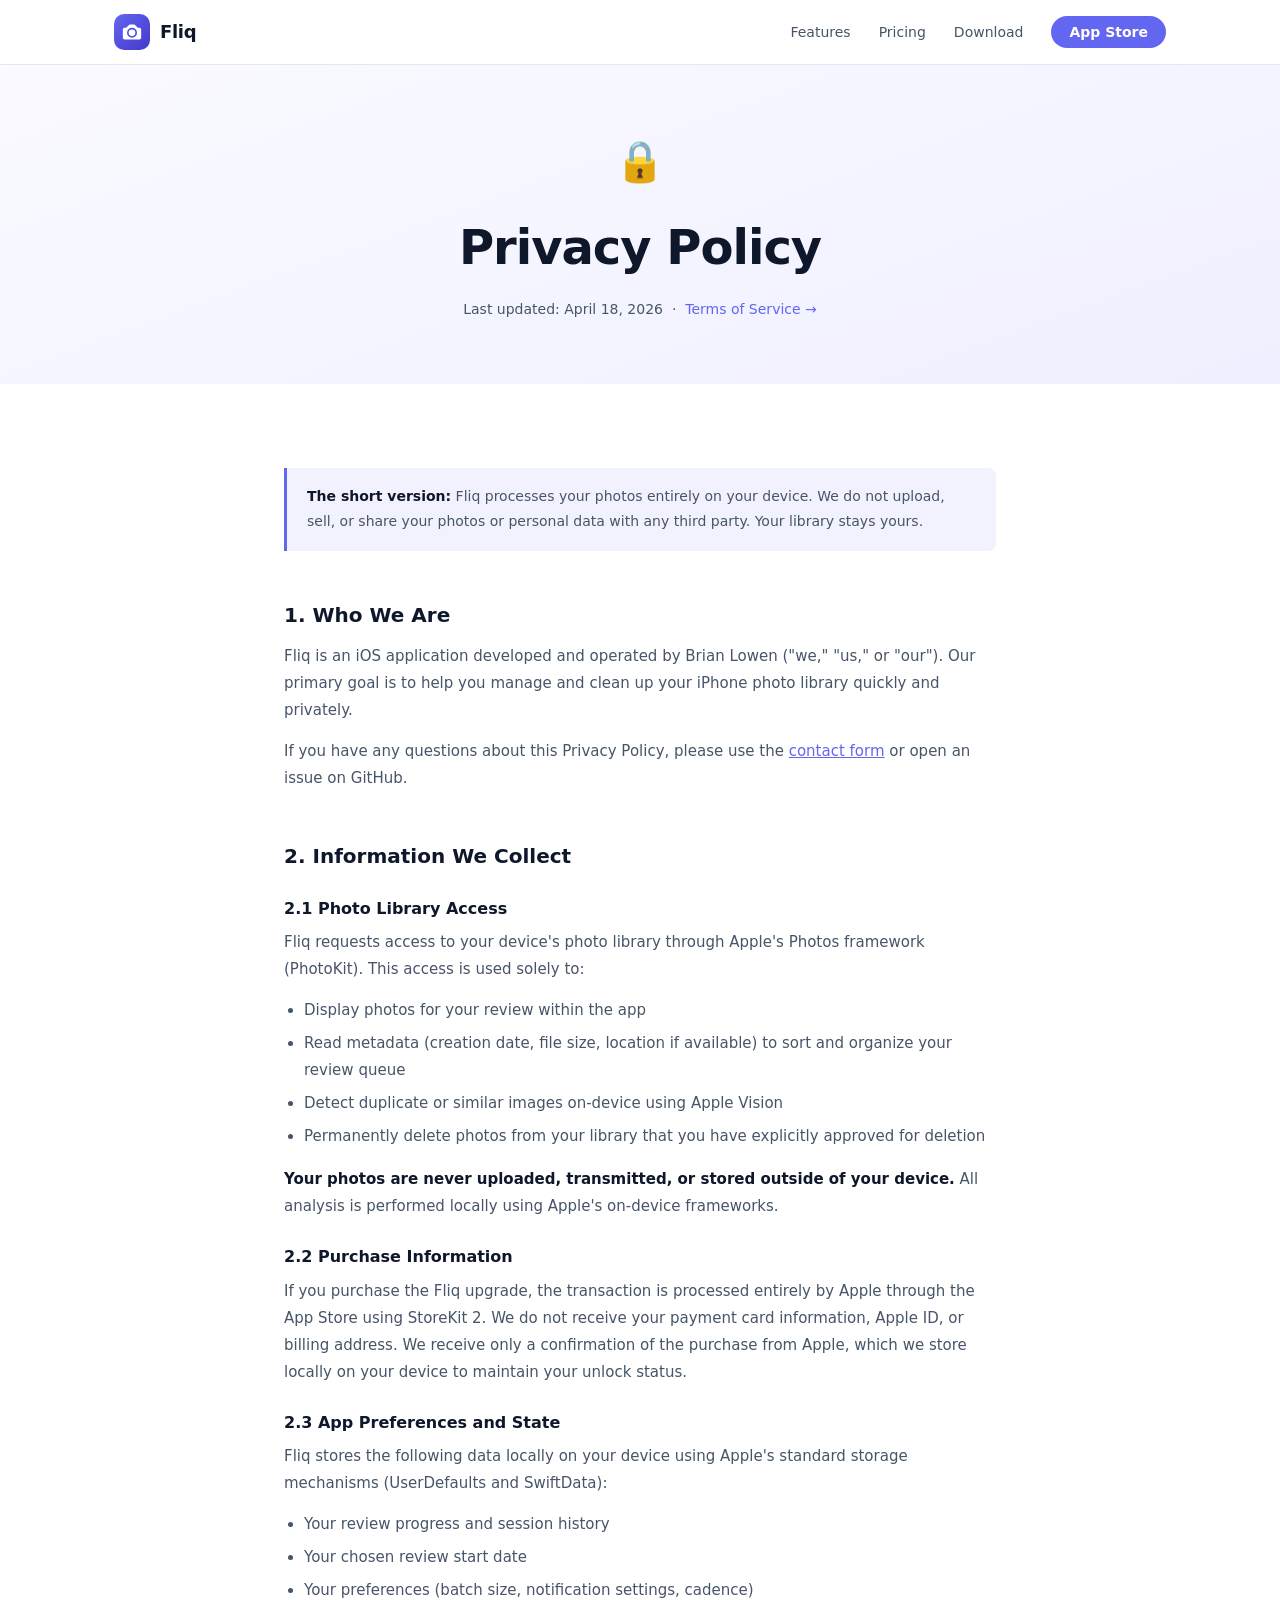
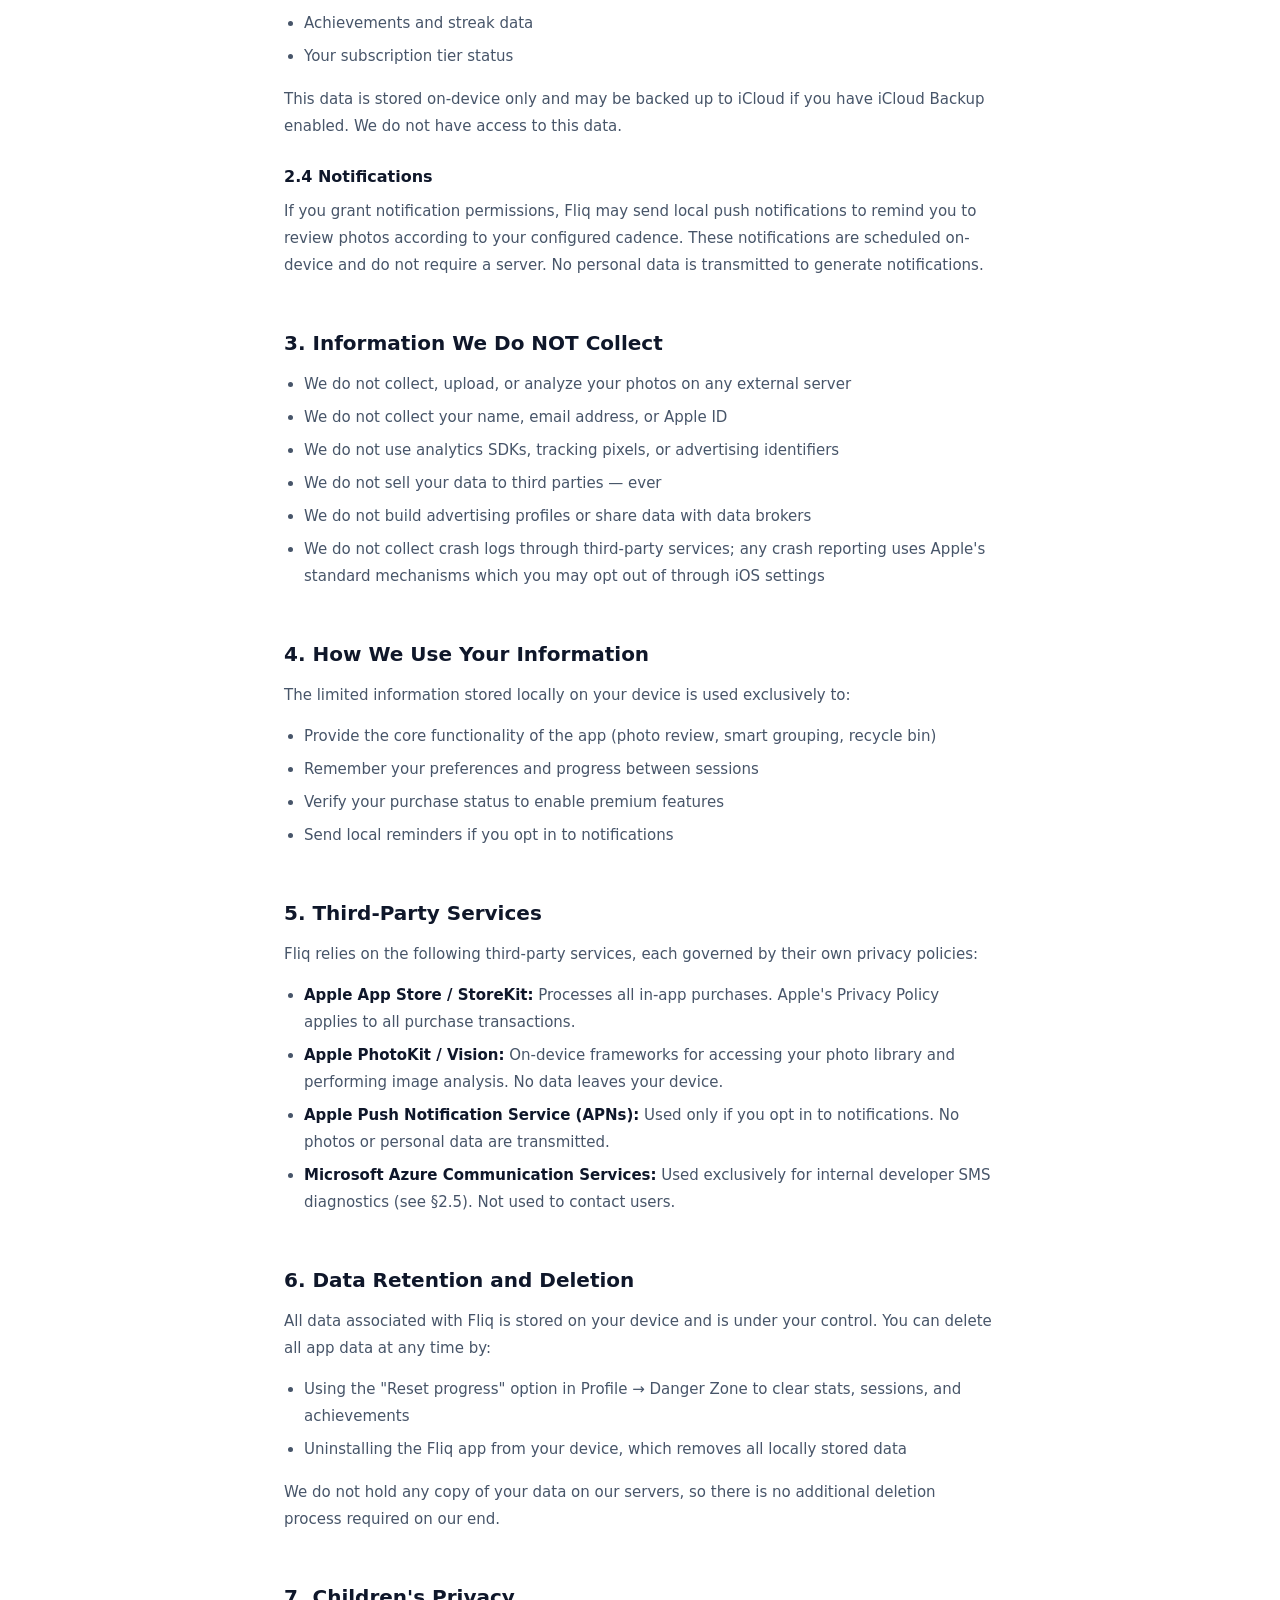
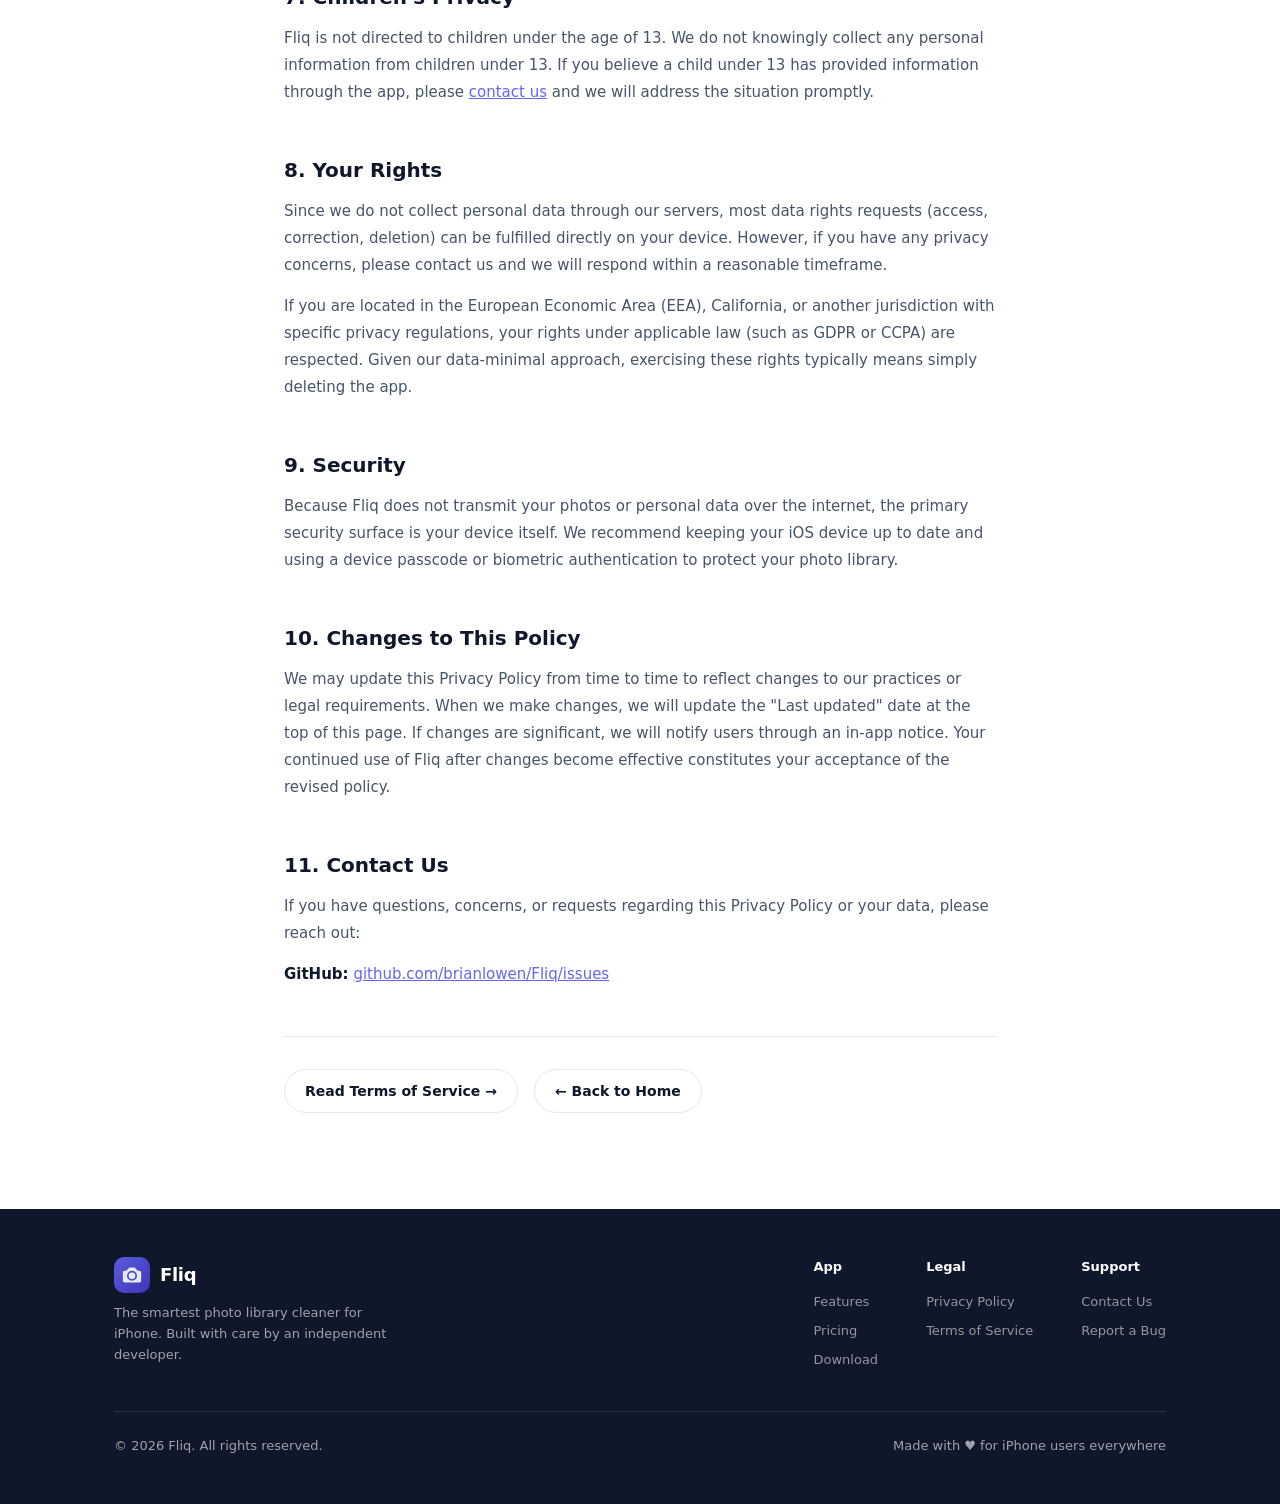
<file: privacy.html>
<!DOCTYPE html>
<html lang="en">
<head>
  <meta charset="UTF-8" />
  <meta name="viewport" content="width=device-width, initial-scale=1.0" />
  <title>Privacy Policy — Fliq</title>
  <meta name="description" content="Fliq Privacy Policy — learn how we handle your data with care." />
  <link rel="stylesheet" href="style.css" />
</head>
<body>

<!-- ── Nav ──────────────────────────────────────────────────────────────── -->
<nav>
  <div class="nav-inner">
    <a class="nav-logo" href="index.html">
      <div class="nav-logo-icon">
        <svg viewBox="0 0 24 24"><path d="M9 3L5 7H3a2 2 0 0 0-2 2v10a2 2 0 0 0 2 2h18a2 2 0 0 0 2-2V9a2 2 0 0 0-2-2h-2l-4-4H9zm3 4a6 6 0 1 1 0 12A6 6 0 0 1 12 7zm0 2a4 4 0 1 0 0 8 4 4 0 0 0 0-8z"/></svg>
      </div>
      <span>Fliq</span>
    </a>
    <ul class="nav-links">
      <li><a href="index.html#features">Features</a></li>
      <li><a href="index.html#pricing">Pricing</a></li>
      <li><a href="#">Download</a></li>
      <li><a href="#" class="btn-nav">App Store</a></li>
    </ul>
  </div>
</nav>

<!-- ── Hero ─────────────────────────────────────────────────────────────── -->
<div class="legal-hero">
  <div class="container-xs">
    <div style="font-size:40px;margin-bottom:16px">🔒</div>
    <h1>Privacy Policy</h1>
    <p class="meta">Last updated: April 18, 2026 &nbsp;·&nbsp; <a href="terms.html">Terms of Service →</a></p>
  </div>
</div>

<!-- ── Body ─────────────────────────────────────────────────────────────── -->
<div class="legal-body">
  <div class="container-sm">

    <div class="highlight-box">
      <p><strong>The short version:</strong> Fliq processes your photos entirely on your device. We do not upload, sell, or share your photos or personal data with any third party. Your library stays yours.</p>
    </div>

    <h2>1. Who We Are</h2>
    <p>Fliq is an iOS application developed and operated by Brian Lowen ("we," "us," or "our"). Our primary goal is to help you manage and clean up your iPhone photo library quickly and privately.</p>
    <p>If you have any questions about this Privacy Policy, please use the <a href="contact.html" style="color:var(--accent)">contact form</a> or open an issue on GitHub.</p>

    <h2>2. Information We Collect</h2>

    <h3>2.1 Photo Library Access</h3>
    <p>Fliq requests access to your device's photo library through Apple's Photos framework (PhotoKit). This access is used solely to:</p>
    <ul>
      <li>Display photos for your review within the app</li>
      <li>Read metadata (creation date, file size, location if available) to sort and organize your review queue</li>
      <li>Detect duplicate or similar images on-device using Apple Vision</li>
      <li>Permanently delete photos from your library that you have explicitly approved for deletion</li>
    </ul>
    <p><strong>Your photos are never uploaded, transmitted, or stored outside of your device.</strong> All analysis is performed locally using Apple's on-device frameworks.</p>

    <h3>2.2 Purchase Information</h3>
    <p>If you purchase the Fliq upgrade, the transaction is processed entirely by Apple through the App Store using StoreKit 2. We do not receive your payment card information, Apple ID, or billing address. We receive only a confirmation of the purchase from Apple, which we store locally on your device to maintain your unlock status.</p>

    <h3>2.3 App Preferences and State</h3>
    <p>Fliq stores the following data locally on your device using Apple's standard storage mechanisms (UserDefaults and SwiftData):</p>
    <ul>
      <li>Your review progress and session history</li>
      <li>Your chosen review start date</li>
      <li>Your preferences (batch size, notification settings, cadence)</li>
      <li>Achievements and streak data</li>
      <li>Your subscription tier status</li>
    </ul>
    <p>This data is stored on-device only and may be backed up to iCloud if you have iCloud Backup enabled. We do not have access to this data.</p>

    <h3>2.4 Notifications</h3>
    <p>If you grant notification permissions, Fliq may send local push notifications to remind you to review photos according to your configured cadence. These notifications are scheduled on-device and do not require a server. No personal data is transmitted to generate notifications.</p>

    <h2>3. Information We Do NOT Collect</h2>
    <ul>
      <li>We do not collect, upload, or analyze your photos on any external server</li>
      <li>We do not collect your name, email address, or Apple ID</li>
      <li>We do not use analytics SDKs, tracking pixels, or advertising identifiers</li>
      <li>We do not sell your data to third parties — ever</li>
      <li>We do not build advertising profiles or share data with data brokers</li>
      <li>We do not collect crash logs through third-party services; any crash reporting uses Apple's standard mechanisms which you may opt out of through iOS settings</li>
    </ul>

    <h2>4. How We Use Your Information</h2>
    <p>The limited information stored locally on your device is used exclusively to:</p>
    <ul>
      <li>Provide the core functionality of the app (photo review, smart grouping, recycle bin)</li>
      <li>Remember your preferences and progress between sessions</li>
      <li>Verify your purchase status to enable premium features</li>
      <li>Send local reminders if you opt in to notifications</li>
    </ul>

    <h2>5. Third-Party Services</h2>
    <p>Fliq relies on the following third-party services, each governed by their own privacy policies:</p>
    <ul>
      <li><strong>Apple App Store / StoreKit:</strong> Processes all in-app purchases. Apple's Privacy Policy applies to all purchase transactions.</li>
      <li><strong>Apple PhotoKit / Vision:</strong> On-device frameworks for accessing your photo library and performing image analysis. No data leaves your device.</li>
      <li><strong>Apple Push Notification Service (APNs):</strong> Used only if you opt in to notifications. No photos or personal data are transmitted.</li>
      <li><strong>Microsoft Azure Communication Services:</strong> Used exclusively for internal developer SMS diagnostics (see §2.5). Not used to contact users.</li>
    </ul>

    <h2>6. Data Retention and Deletion</h2>
    <p>All data associated with Fliq is stored on your device and is under your control. You can delete all app data at any time by:</p>
    <ul>
      <li>Using the "Reset progress" option in Profile → Danger Zone to clear stats, sessions, and achievements</li>
      <li>Uninstalling the Fliq app from your device, which removes all locally stored data</li>
    </ul>
    <p>We do not hold any copy of your data on our servers, so there is no additional deletion process required on our end.</p>

    <h2>7. Children's Privacy</h2>
    <p>Fliq is not directed to children under the age of 13. We do not knowingly collect any personal information from children under 13. If you believe a child under 13 has provided information through the app, please <a href="contact.html" style="color:var(--accent)">contact us</a> and we will address the situation promptly.</p>

    <h2>8. Your Rights</h2>
    <p>Since we do not collect personal data through our servers, most data rights requests (access, correction, deletion) can be fulfilled directly on your device. However, if you have any privacy concerns, please contact us and we will respond within a reasonable timeframe.</p>
    <p>If you are located in the European Economic Area (EEA), California, or another jurisdiction with specific privacy regulations, your rights under applicable law (such as GDPR or CCPA) are respected. Given our data-minimal approach, exercising these rights typically means simply deleting the app.</p>

    <h2>9. Security</h2>
    <p>Because Fliq does not transmit your photos or personal data over the internet, the primary security surface is your device itself. We recommend keeping your iOS device up to date and using a device passcode or biometric authentication to protect your photo library.</p>

    <h2>10. Changes to This Policy</h2>
    <p>We may update this Privacy Policy from time to time to reflect changes to our practices or legal requirements. When we make changes, we will update the "Last updated" date at the top of this page. If changes are significant, we will notify users through an in-app notice. Your continued use of Fliq after changes become effective constitutes your acceptance of the revised policy.</p>

    <h2>11. Contact Us</h2>
    <p>If you have questions, concerns, or requests regarding this Privacy Policy or your data, please reach out:</p>
    <p>
      <strong>GitHub:</strong> <a href="https://github.com/brianlowen/Fliq/issues" style="color:var(--accent)" target="_blank">github.com/brianlowen/Fliq/issues</a>
    </p>

    <div style="margin-top:48px;padding-top:32px;border-top:1px solid var(--border);display:flex;gap:16px;flex-wrap:wrap">
      <a href="terms.html" class="btn btn-outline" style="font-size:14px;padding:10px 20px">Read Terms of Service →</a>
      <a href="index.html" class="btn btn-outline" style="font-size:14px;padding:10px 20px">← Back to Home</a>
    </div>

  </div>
</div>

<!-- ── Footer ────────────────────────────────────────────────────────────── -->
<footer>
  <div class="footer-inner">
    <div class="footer-top">
      <div class="footer-brand">
        <a class="nav-logo" href="index.html">
          <div class="nav-logo-icon">
            <svg viewBox="0 0 24 24"><path d="M9 3L5 7H3a2 2 0 0 0-2 2v10a2 2 0 0 0 2 2h18a2 2 0 0 0 2-2V9a2 2 0 0 0-2-2h-2l-4-4H9zm3 4a6 6 0 1 1 0 12A6 6 0 0 1 12 7zm0 2a4 4 0 1 0 0 8 4 4 0 0 0 0-8z"/></svg>
          </div>
          <span>Fliq</span>
        </a>
        <p>The smartest photo library cleaner for iPhone. Built with care by an independent developer.</p>
      </div>
      <div class="footer-links">
        <div class="footer-links-col">
          <h4>App</h4>
          <a href="index.html#features">Features</a>
          <a href="index.html#pricing">Pricing</a>
          <a href="#">Download</a>
        </div>
        <div class="footer-links-col">
          <h4>Legal</h4>
          <a href="privacy.html">Privacy Policy</a>
          <a href="terms.html">Terms of Service</a>
        </div>
        <div class="footer-links-col">
          <h4>Support</h4>
          <a href="contact.html">Contact Us</a>
          <a href="https://github.com/brianlowen/Fliq/issues">Report a Bug</a>
        </div>
      </div>
    </div>
    <div class="footer-bottom">
      <span>© 2026 Fliq. All rights reserved.</span>
      <span>Made with ♥ for iPhone users everywhere</span>
    </div>
  </div>
</footer>

</body>
</html>
</file>
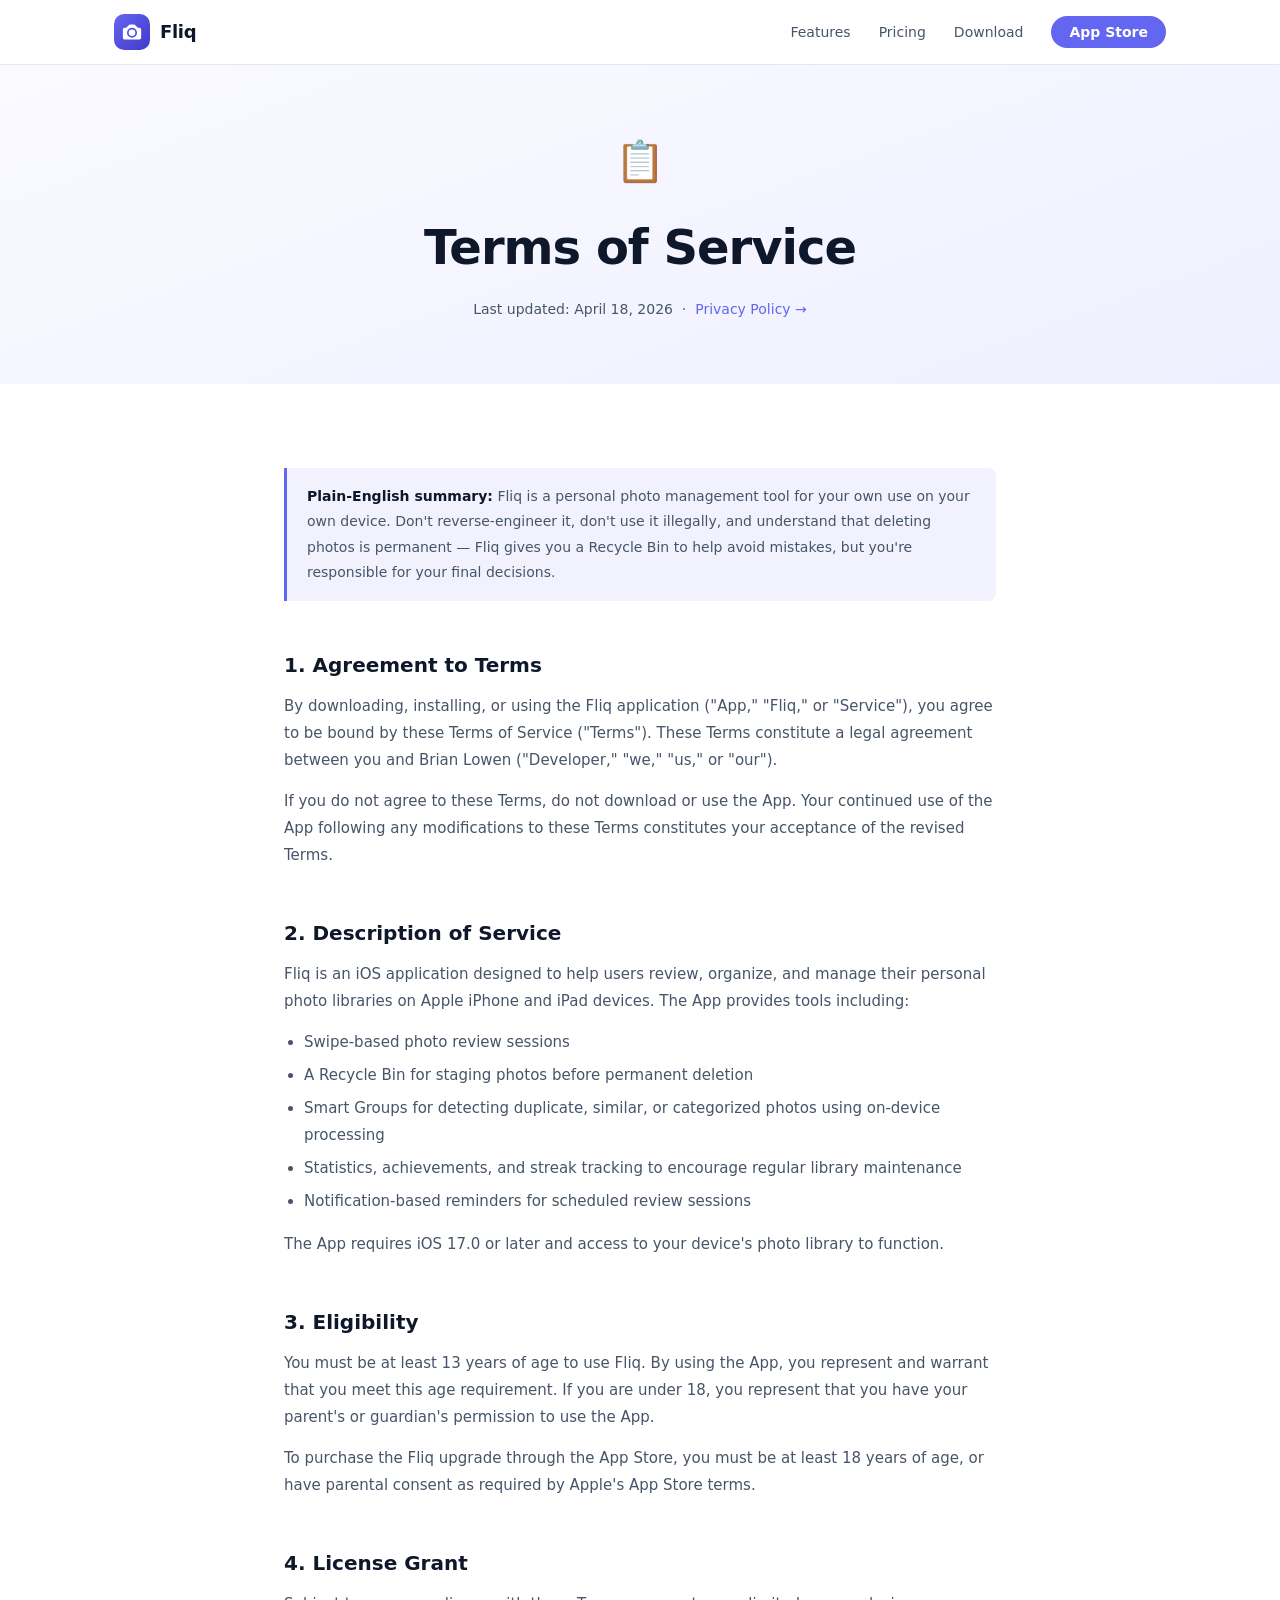
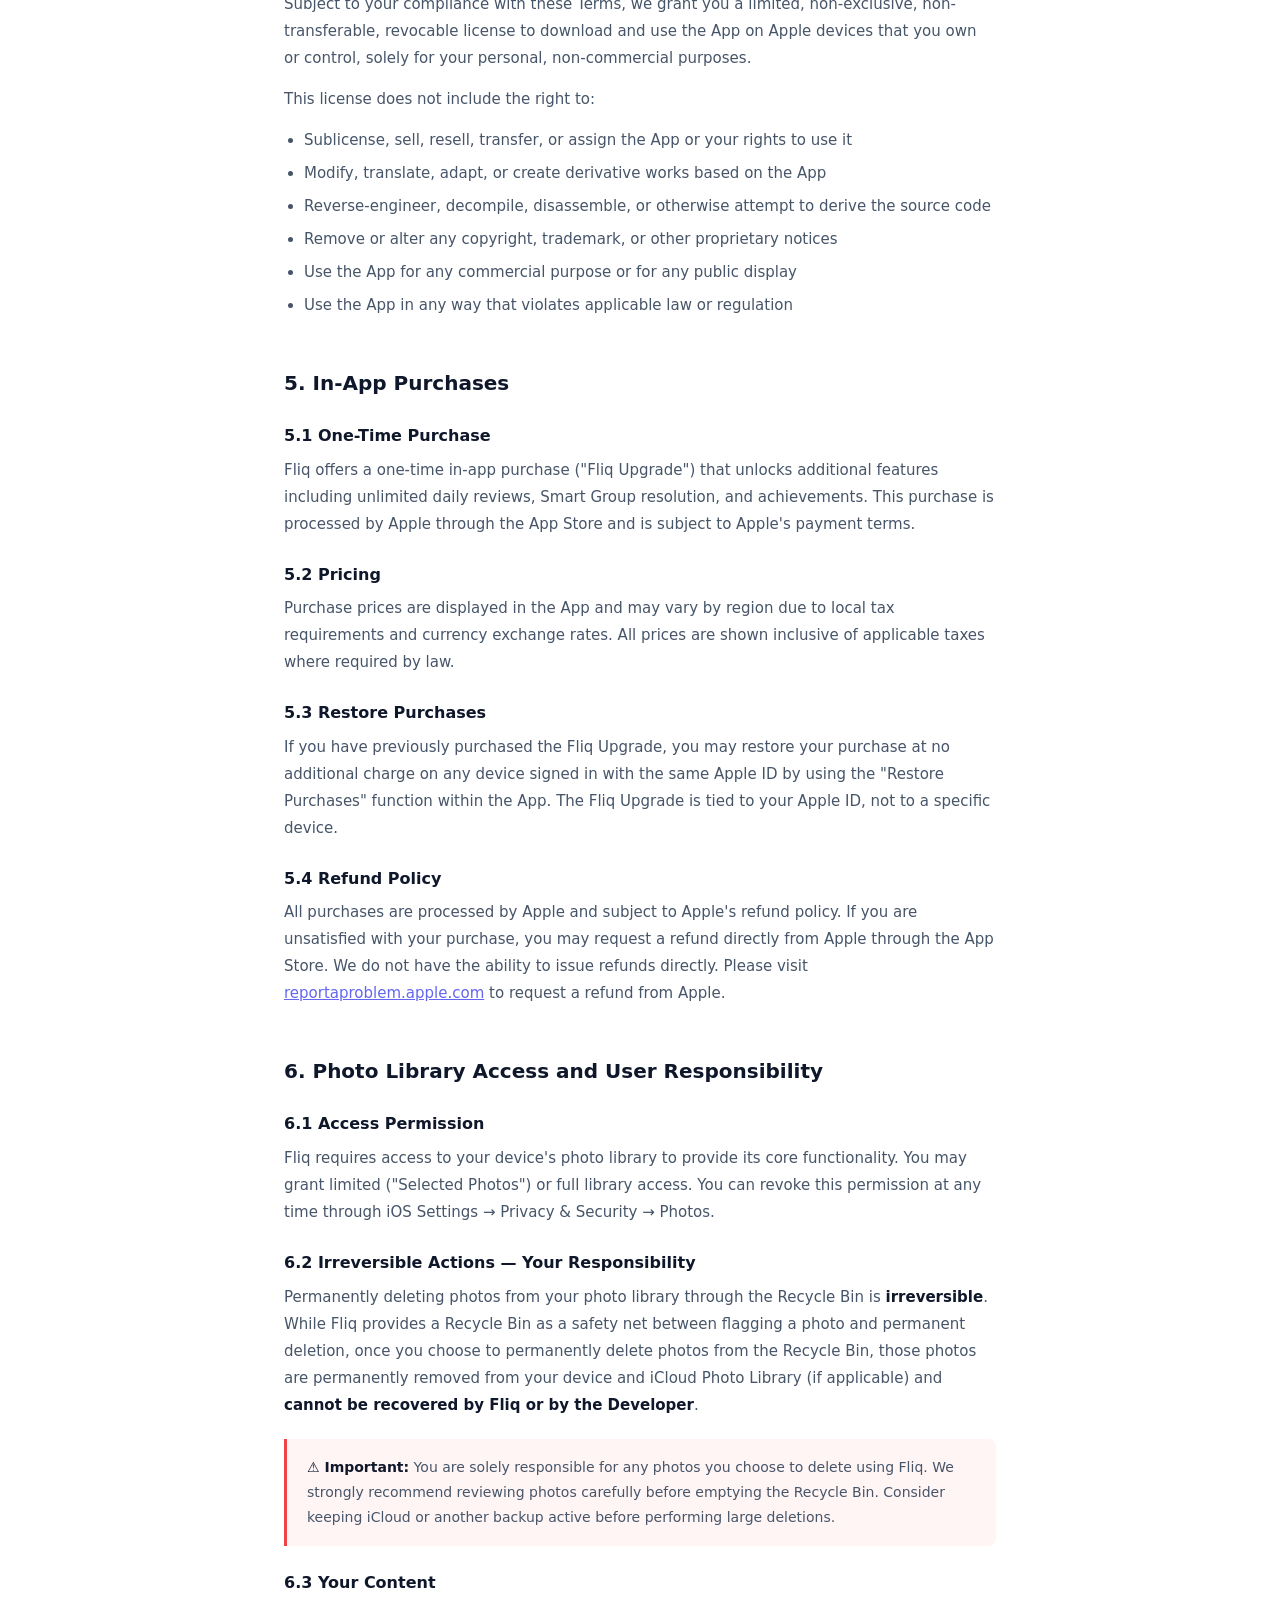
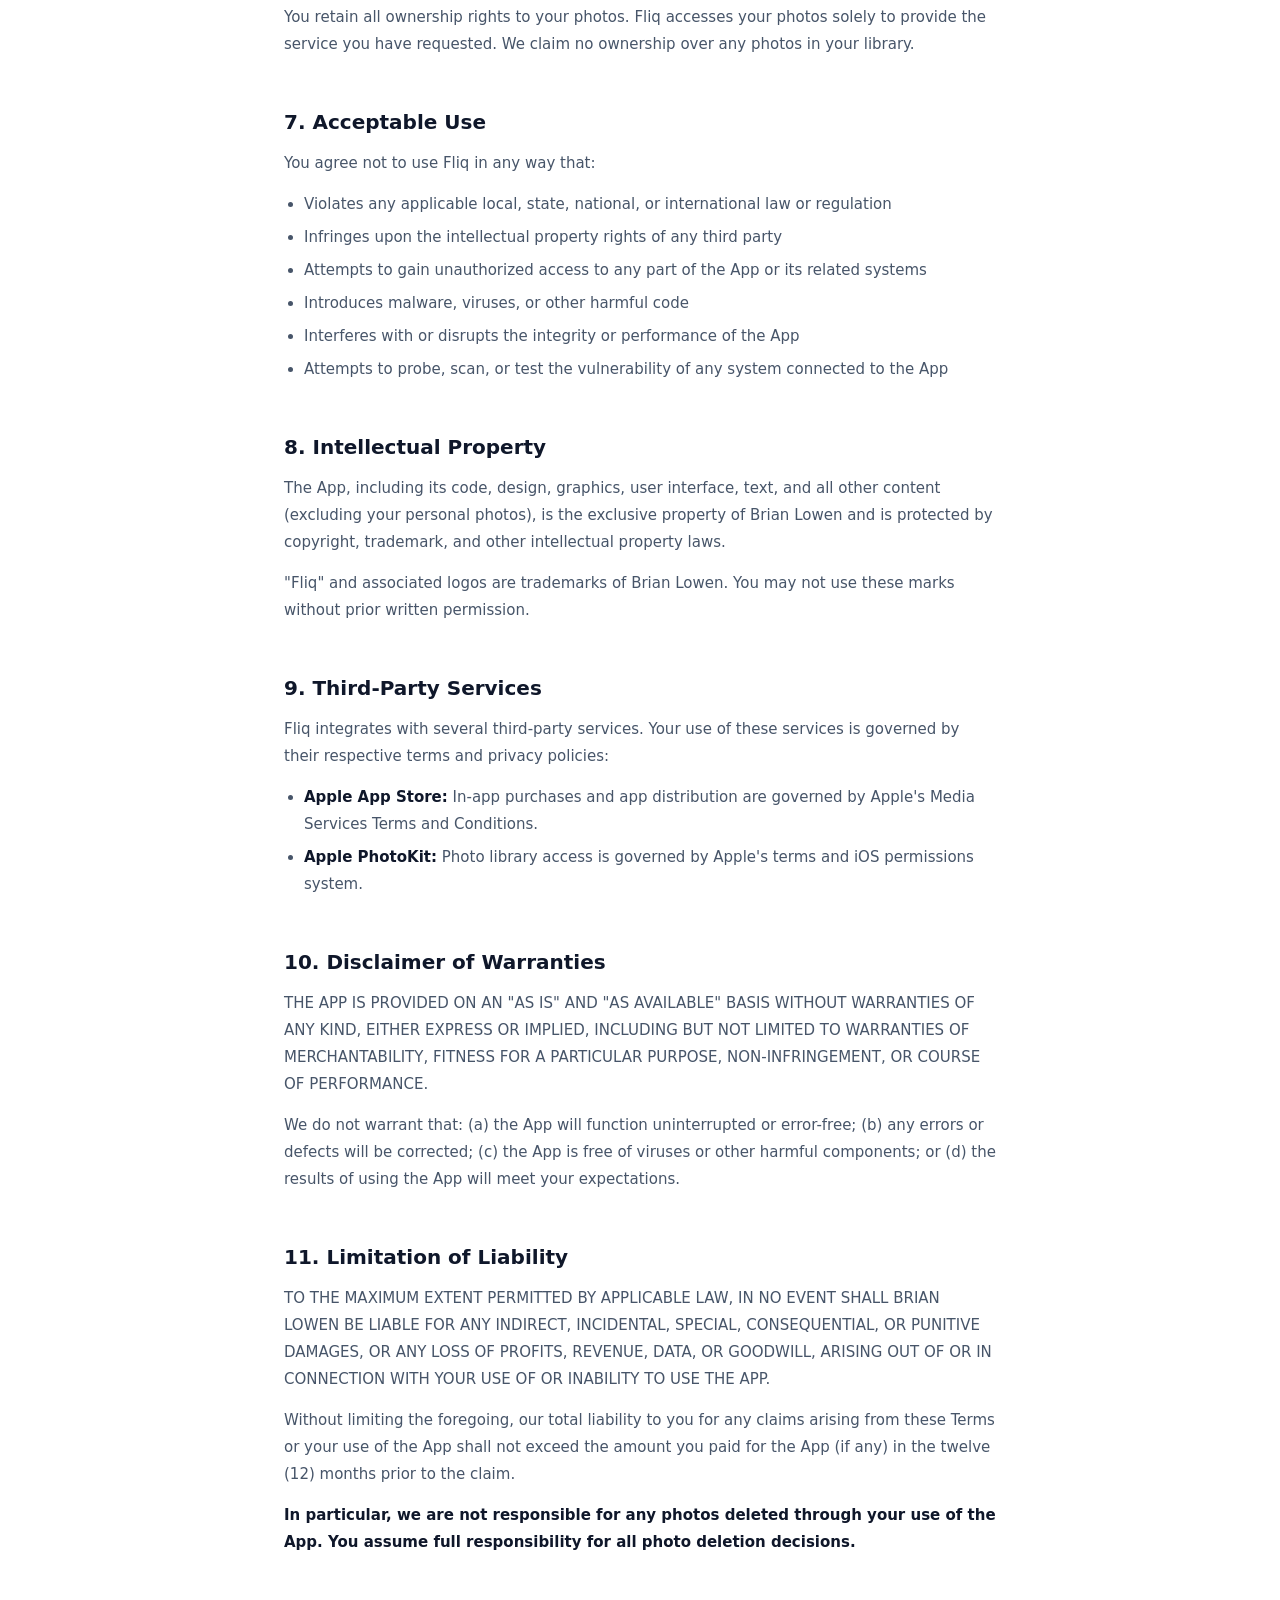
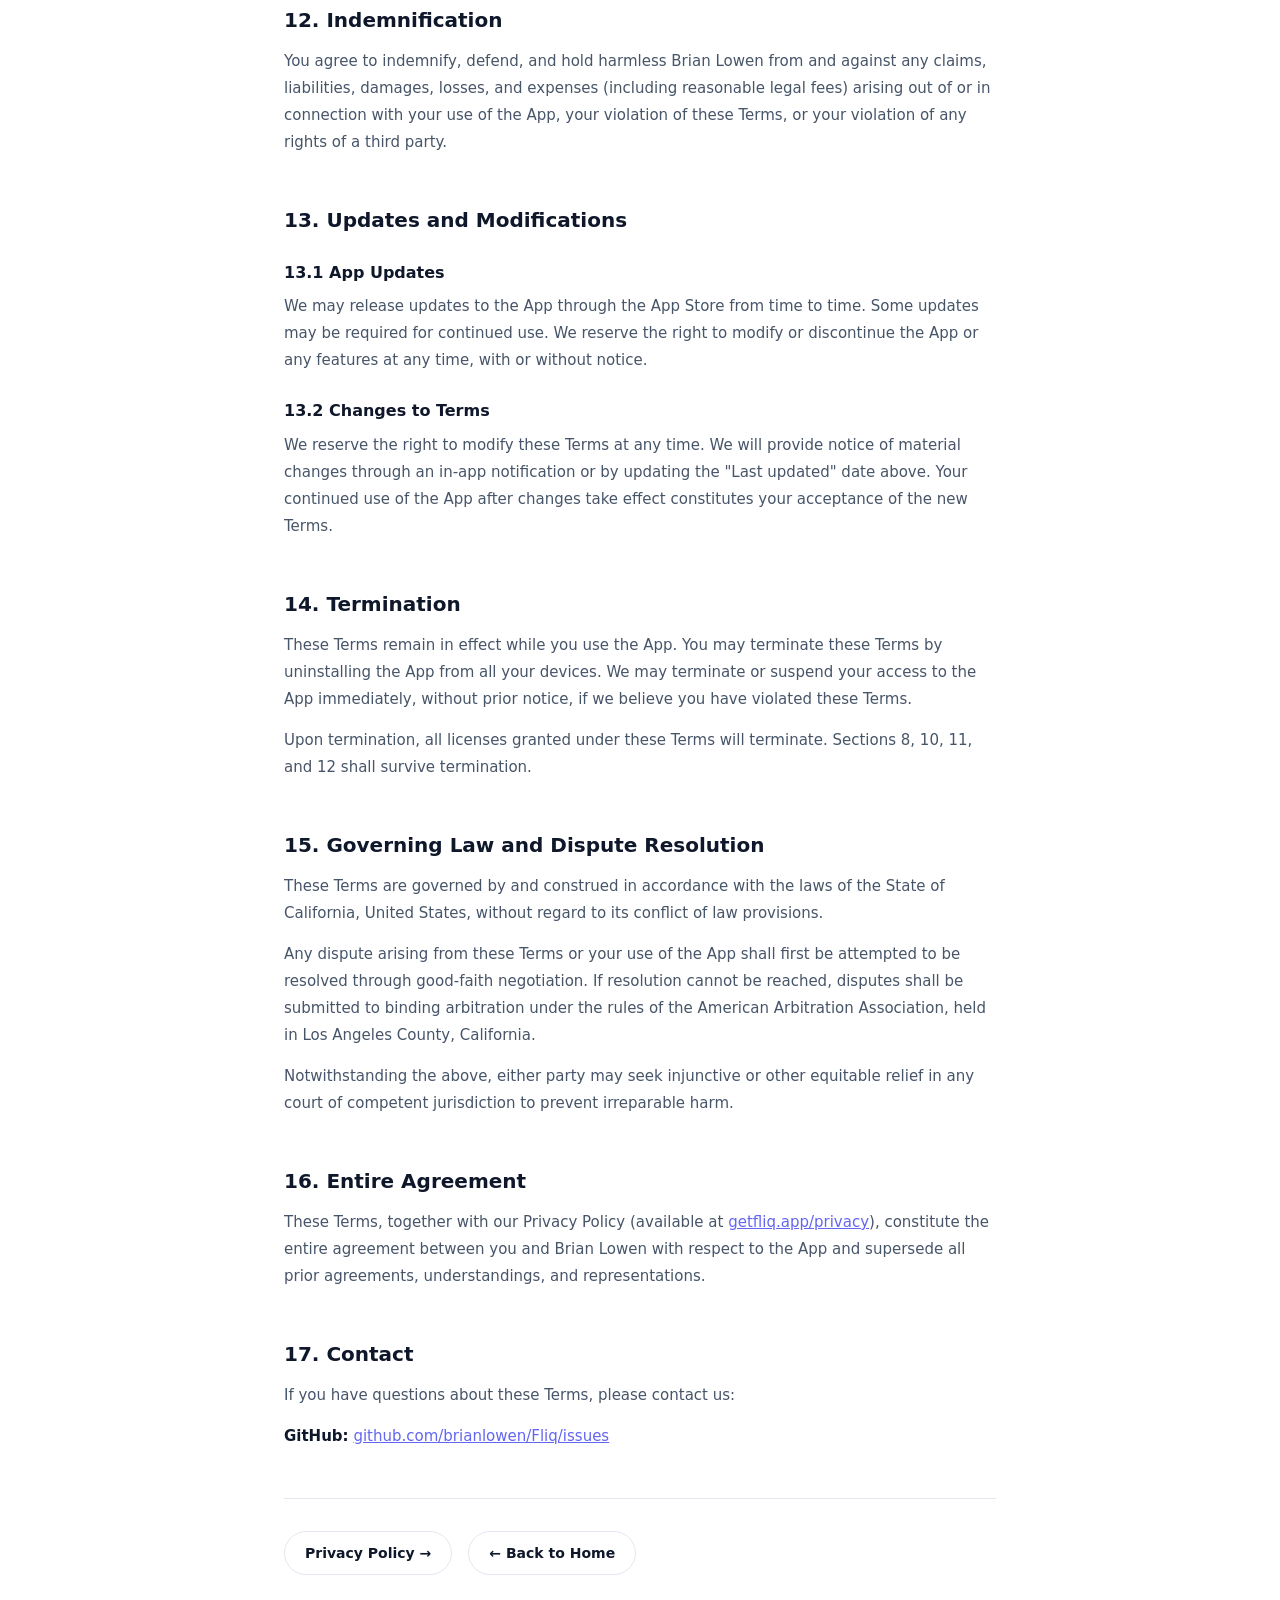
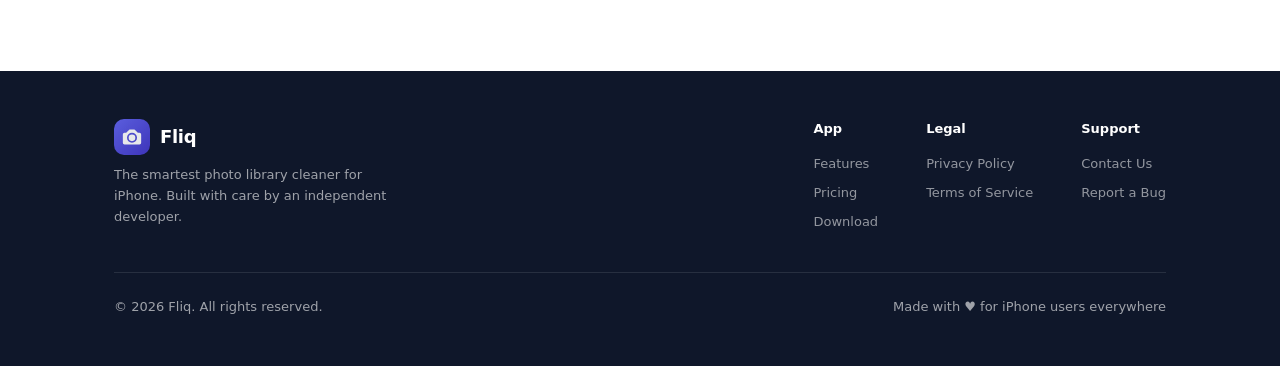
<file: terms.html>
<!DOCTYPE html>
<html lang="en">
<head>
  <meta charset="UTF-8" />
  <meta name="viewport" content="width=device-width, initial-scale=1.0" />
  <title>Terms of Service — Fliq</title>
  <meta name="description" content="Fliq Terms of Service — the rules and guidelines for using the Fliq app." />
  <link rel="stylesheet" href="style.css" />
</head>
<body>

<!-- ── Nav ──────────────────────────────────────────────────────────────── -->
<nav>
  <div class="nav-inner">
    <a class="nav-logo" href="index.html">
      <div class="nav-logo-icon">
        <svg viewBox="0 0 24 24"><path d="M9 3L5 7H3a2 2 0 0 0-2 2v10a2 2 0 0 0 2 2h18a2 2 0 0 0 2-2V9a2 2 0 0 0-2-2h-2l-4-4H9zm3 4a6 6 0 1 1 0 12A6 6 0 0 1 12 7zm0 2a4 4 0 1 0 0 8 4 4 0 0 0 0-8z"/></svg>
      </div>
      <span>Fliq</span>
    </a>
    <ul class="nav-links">
      <li><a href="index.html#features">Features</a></li>
      <li><a href="index.html#pricing">Pricing</a></li>
      <li><a href="#">Download</a></li>
      <li><a href="#" class="btn-nav">App Store</a></li>
    </ul>
  </div>
</nav>

<!-- ── Hero ─────────────────────────────────────────────────────────────── -->
<div class="legal-hero">
  <div class="container-xs">
    <div style="font-size:40px;margin-bottom:16px">📋</div>
    <h1>Terms of Service</h1>
    <p class="meta">Last updated: April 18, 2026 &nbsp;·&nbsp; <a href="privacy.html">Privacy Policy →</a></p>
  </div>
</div>

<!-- ── Body ─────────────────────────────────────────────────────────────── -->
<div class="legal-body">
  <div class="container-sm">

    <div class="highlight-box">
      <p><strong>Plain-English summary:</strong> Fliq is a personal photo management tool for your own use on your own device. Don't reverse-engineer it, don't use it illegally, and understand that deleting photos is permanent — Fliq gives you a Recycle Bin to help avoid mistakes, but you're responsible for your final decisions.</p>
    </div>

    <h2>1. Agreement to Terms</h2>
    <p>By downloading, installing, or using the Fliq application ("App," "Fliq," or "Service"), you agree to be bound by these Terms of Service ("Terms"). These Terms constitute a legal agreement between you and Brian Lowen ("Developer," "we," "us," or "our").</p>
    <p>If you do not agree to these Terms, do not download or use the App. Your continued use of the App following any modifications to these Terms constitutes your acceptance of the revised Terms.</p>

    <h2>2. Description of Service</h2>
    <p>Fliq is an iOS application designed to help users review, organize, and manage their personal photo libraries on Apple iPhone and iPad devices. The App provides tools including:</p>
    <ul>
      <li>Swipe-based photo review sessions</li>
      <li>A Recycle Bin for staging photos before permanent deletion</li>
      <li>Smart Groups for detecting duplicate, similar, or categorized photos using on-device processing</li>
      <li>Statistics, achievements, and streak tracking to encourage regular library maintenance</li>
      <li>Notification-based reminders for scheduled review sessions</li>
    </ul>
    <p>The App requires iOS 17.0 or later and access to your device's photo library to function.</p>

    <h2>3. Eligibility</h2>
    <p>You must be at least 13 years of age to use Fliq. By using the App, you represent and warrant that you meet this age requirement. If you are under 18, you represent that you have your parent's or guardian's permission to use the App.</p>
    <p>To purchase the Fliq upgrade through the App Store, you must be at least 18 years of age, or have parental consent as required by Apple's App Store terms.</p>

    <h2>4. License Grant</h2>
    <p>Subject to your compliance with these Terms, we grant you a limited, non-exclusive, non-transferable, revocable license to download and use the App on Apple devices that you own or control, solely for your personal, non-commercial purposes.</p>
    <p>This license does not include the right to:</p>
    <ul>
      <li>Sublicense, sell, resell, transfer, or assign the App or your rights to use it</li>
      <li>Modify, translate, adapt, or create derivative works based on the App</li>
      <li>Reverse-engineer, decompile, disassemble, or otherwise attempt to derive the source code</li>
      <li>Remove or alter any copyright, trademark, or other proprietary notices</li>
      <li>Use the App for any commercial purpose or for any public display</li>
      <li>Use the App in any way that violates applicable law or regulation</li>
    </ul>

    <h2>5. In-App Purchases</h2>

    <h3>5.1 One-Time Purchase</h3>
    <p>Fliq offers a one-time in-app purchase ("Fliq Upgrade") that unlocks additional features including unlimited daily reviews, Smart Group resolution, and achievements. This purchase is processed by Apple through the App Store and is subject to Apple's payment terms.</p>

    <h3>5.2 Pricing</h3>
    <p>Purchase prices are displayed in the App and may vary by region due to local tax requirements and currency exchange rates. All prices are shown inclusive of applicable taxes where required by law.</p>

    <h3>5.3 Restore Purchases</h3>
    <p>If you have previously purchased the Fliq Upgrade, you may restore your purchase at no additional charge on any device signed in with the same Apple ID by using the "Restore Purchases" function within the App. The Fliq Upgrade is tied to your Apple ID, not to a specific device.</p>

    <h3>5.4 Refund Policy</h3>
    <p>All purchases are processed by Apple and subject to Apple's refund policy. If you are unsatisfied with your purchase, you may request a refund directly from Apple through the App Store. We do not have the ability to issue refunds directly. Please visit <a href="https://reportaproblem.apple.com" style="color:var(--accent)" target="_blank">reportaproblem.apple.com</a> to request a refund from Apple.</p>

    <h2>6. Photo Library Access and User Responsibility</h2>

    <h3>6.1 Access Permission</h3>
    <p>Fliq requires access to your device's photo library to provide its core functionality. You may grant limited ("Selected Photos") or full library access. You can revoke this permission at any time through iOS Settings → Privacy & Security → Photos.</p>

    <h3>6.2 Irreversible Actions — Your Responsibility</h3>
    <p>Permanently deleting photos from your photo library through the Recycle Bin is <strong>irreversible</strong>. While Fliq provides a Recycle Bin as a safety net between flagging a photo and permanent deletion, once you choose to permanently delete photos from the Recycle Bin, those photos are permanently removed from your device and iCloud Photo Library (if applicable) and <strong>cannot be recovered by Fliq or by the Developer</strong>.</p>

    <div class="highlight-box" style="border-left-color:var(--red);background:#fff5f5">
      <p><strong>⚠️ Important:</strong> You are solely responsible for any photos you choose to delete using Fliq. We strongly recommend reviewing photos carefully before emptying the Recycle Bin. Consider keeping iCloud or another backup active before performing large deletions.</p>
    </div>

    <h3>6.3 Your Content</h3>
    <p>You retain all ownership rights to your photos. Fliq accesses your photos solely to provide the service you have requested. We claim no ownership over any photos in your library.</p>

    <h2>7. Acceptable Use</h2>
    <p>You agree not to use Fliq in any way that:</p>
    <ul>
      <li>Violates any applicable local, state, national, or international law or regulation</li>
      <li>Infringes upon the intellectual property rights of any third party</li>
      <li>Attempts to gain unauthorized access to any part of the App or its related systems</li>
      <li>Introduces malware, viruses, or other harmful code</li>
      <li>Interferes with or disrupts the integrity or performance of the App</li>
      <li>Attempts to probe, scan, or test the vulnerability of any system connected to the App</li>
    </ul>

    <h2>8. Intellectual Property</h2>
    <p>The App, including its code, design, graphics, user interface, text, and all other content (excluding your personal photos), is the exclusive property of Brian Lowen and is protected by copyright, trademark, and other intellectual property laws.</p>
    <p>"Fliq" and associated logos are trademarks of Brian Lowen. You may not use these marks without prior written permission.</p>

    <h2>9. Third-Party Services</h2>
    <p>Fliq integrates with several third-party services. Your use of these services is governed by their respective terms and privacy policies:</p>
    <ul>
      <li><strong>Apple App Store:</strong> In-app purchases and app distribution are governed by Apple's Media Services Terms and Conditions.</li>
      <li><strong>Apple PhotoKit:</strong> Photo library access is governed by Apple's terms and iOS permissions system.</li>
    </ul>

    <h2>10. Disclaimer of Warranties</h2>
    <p>THE APP IS PROVIDED ON AN "AS IS" AND "AS AVAILABLE" BASIS WITHOUT WARRANTIES OF ANY KIND, EITHER EXPRESS OR IMPLIED, INCLUDING BUT NOT LIMITED TO WARRANTIES OF MERCHANTABILITY, FITNESS FOR A PARTICULAR PURPOSE, NON-INFRINGEMENT, OR COURSE OF PERFORMANCE.</p>
    <p>We do not warrant that: (a) the App will function uninterrupted or error-free; (b) any errors or defects will be corrected; (c) the App is free of viruses or other harmful components; or (d) the results of using the App will meet your expectations.</p>

    <h2>11. Limitation of Liability</h2>
    <p>TO THE MAXIMUM EXTENT PERMITTED BY APPLICABLE LAW, IN NO EVENT SHALL BRIAN LOWEN BE LIABLE FOR ANY INDIRECT, INCIDENTAL, SPECIAL, CONSEQUENTIAL, OR PUNITIVE DAMAGES, OR ANY LOSS OF PROFITS, REVENUE, DATA, OR GOODWILL, ARISING OUT OF OR IN CONNECTION WITH YOUR USE OF OR INABILITY TO USE THE APP.</p>
    <p>Without limiting the foregoing, our total liability to you for any claims arising from these Terms or your use of the App shall not exceed the amount you paid for the App (if any) in the twelve (12) months prior to the claim.</p>
    <p><strong>In particular, we are not responsible for any photos deleted through your use of the App. You assume full responsibility for all photo deletion decisions.</strong></p>

    <h2>12. Indemnification</h2>
    <p>You agree to indemnify, defend, and hold harmless Brian Lowen from and against any claims, liabilities, damages, losses, and expenses (including reasonable legal fees) arising out of or in connection with your use of the App, your violation of these Terms, or your violation of any rights of a third party.</p>

    <h2>13. Updates and Modifications</h2>

    <h3>13.1 App Updates</h3>
    <p>We may release updates to the App through the App Store from time to time. Some updates may be required for continued use. We reserve the right to modify or discontinue the App or any features at any time, with or without notice.</p>

    <h3>13.2 Changes to Terms</h3>
    <p>We reserve the right to modify these Terms at any time. We will provide notice of material changes through an in-app notification or by updating the "Last updated" date above. Your continued use of the App after changes take effect constitutes your acceptance of the new Terms.</p>

    <h2>14. Termination</h2>
    <p>These Terms remain in effect while you use the App. You may terminate these Terms by uninstalling the App from all your devices. We may terminate or suspend your access to the App immediately, without prior notice, if we believe you have violated these Terms.</p>
    <p>Upon termination, all licenses granted under these Terms will terminate. Sections 8, 10, 11, and 12 shall survive termination.</p>

    <h2>15. Governing Law and Dispute Resolution</h2>
    <p>These Terms are governed by and construed in accordance with the laws of the State of California, United States, without regard to its conflict of law provisions.</p>
    <p>Any dispute arising from these Terms or your use of the App shall first be attempted to be resolved through good-faith negotiation. If resolution cannot be reached, disputes shall be submitted to binding arbitration under the rules of the American Arbitration Association, held in Los Angeles County, California.</p>
    <p>Notwithstanding the above, either party may seek injunctive or other equitable relief in any court of competent jurisdiction to prevent irreparable harm.</p>

    <h2>16. Entire Agreement</h2>
    <p>These Terms, together with our Privacy Policy (available at <a href="privacy.html" style="color:var(--accent)">getfliq.app/privacy</a>), constitute the entire agreement between you and Brian Lowen with respect to the App and supersede all prior agreements, understandings, and representations.</p>

    <h2>17. Contact</h2>
    <p>If you have questions about these Terms, please contact us:</p>
    <p>
      <strong>GitHub:</strong> <a href="https://github.com/brianlowen/Fliq/issues" style="color:var(--accent)" target="_blank">github.com/brianlowen/Fliq/issues</a>
    </p>

    <div style="margin-top:48px;padding-top:32px;border-top:1px solid var(--border);display:flex;gap:16px;flex-wrap:wrap">
      <a href="privacy.html" class="btn btn-outline" style="font-size:14px;padding:10px 20px">Privacy Policy →</a>
      <a href="index.html" class="btn btn-outline" style="font-size:14px;padding:10px 20px">← Back to Home</a>
    </div>

  </div>
</div>

<!-- ── Footer ────────────────────────────────────────────────────────────── -->
<footer>
  <div class="footer-inner">
    <div class="footer-top">
      <div class="footer-brand">
        <a class="nav-logo" href="index.html">
          <div class="nav-logo-icon">
            <svg viewBox="0 0 24 24"><path d="M9 3L5 7H3a2 2 0 0 0-2 2v10a2 2 0 0 0 2 2h18a2 2 0 0 0 2-2V9a2 2 0 0 0-2-2h-2l-4-4H9zm3 4a6 6 0 1 1 0 12A6 6 0 0 1 12 7zm0 2a4 4 0 1 0 0 8 4 4 0 0 0 0-8z"/></svg>
          </div>
          <span>Fliq</span>
        </a>
        <p>The smartest photo library cleaner for iPhone. Built with care by an independent developer.</p>
      </div>
      <div class="footer-links">
        <div class="footer-links-col">
          <h4>App</h4>
          <a href="index.html#features">Features</a>
          <a href="index.html#pricing">Pricing</a>
          <a href="#">Download</a>
        </div>
        <div class="footer-links-col">
          <h4>Legal</h4>
          <a href="privacy.html">Privacy Policy</a>
          <a href="terms.html">Terms of Service</a>
        </div>
        <div class="footer-links-col">
          <h4>Support</h4>
          <a href="contact.html">Contact Us</a>
          <a href="https://github.com/brianlowen/Fliq/issues">Report a Bug</a>
        </div>
      </div>
    </div>
    <div class="footer-bottom">
      <span>© 2026 Fliq. All rights reserved.</span>
      <span>Made with ♥ for iPhone users everywhere</span>
    </div>
  </div>
</footer>

</body>
</html>
</file>
<file: style.css>
/* ─── Fliq Website · Shared Styles ──────────────────────────────────────── */

:root {
  --accent:       #6366f1;
  --accent-dark:  #4338ca;
  --accent-light: #818cf8;
  --surface:      #ffffff;
  --surface-2:    #f8f9ff;
  --surface-3:    #f1f2fe;
  --border:       #e5e7f0;
  --text:         #0f172a;
  --text-2:       #475569;
  --text-3:       #94a3b8;
  --red:          #ef4444;
  --green:        #10b981;
  --radius:       14px;
  --radius-sm:    8px;
  --shadow:       0 4px 24px rgba(99,102,241,.10);
  --shadow-lg:    0 12px 48px rgba(99,102,241,.18);
}

*, *::before, *::after { box-sizing: border-box; margin: 0; padding: 0; }

html { scroll-behavior: smooth; }

body {
  font-family: -apple-system, BlinkMacSystemFont, 'SF Pro Display',
               'Segoe UI', system-ui, sans-serif;
  background: var(--surface);
  color: var(--text);
  line-height: 1.6;
  -webkit-font-smoothing: antialiased;
}

/* ── Nav ─────────────────────────────────────────────────────────────────── */

nav {
  position: sticky; top: 0; z-index: 100;
  background: rgba(255,255,255,.85);
  backdrop-filter: saturate(180%) blur(20px);
  -webkit-backdrop-filter: saturate(180%) blur(20px);
  border-bottom: 1px solid var(--border);
}

.nav-inner {
  max-width: 1100px; margin: 0 auto;
  padding: 0 24px;
  height: 64px;
  display: flex; align-items: center; justify-content: space-between;
}

.nav-logo {
  display: flex; align-items: center; gap: 10px;
  text-decoration: none; color: var(--text);
}

.nav-logo-icon {
  width: 36px; height: 36px; border-radius: 10px;
  background: linear-gradient(135deg, var(--accent) 0%, var(--accent-dark) 100%);
  display: flex; align-items: center; justify-content: center;
}

.nav-logo-icon svg { width: 20px; height: 20px; fill: #fff; }

.nav-logo span {
  font-size: 18px; font-weight: 700; letter-spacing: -.3px;
}

.nav-links {
  display: flex; align-items: center; gap: 28px;
  list-style: none;
}

.nav-links a {
  font-size: 14px; font-weight: 500;
  color: var(--text-2); text-decoration: none;
  transition: color .2s;
}
.nav-links a:hover { color: var(--text); }

.btn-nav {
  background: var(--accent);
  color: #fff !important;
  padding: 8px 18px; border-radius: 20px;
  font-weight: 600 !important;
  transition: background .2s, transform .15s !important;
}
.btn-nav:hover { background: var(--accent-dark) !important; transform: translateY(-1px); }

/* ── Containers ──────────────────────────────────────────────────────────── */

.container { max-width: 1100px; margin: 0 auto; padding: 0 24px; }
.container-sm { max-width: 760px; margin: 0 auto; padding: 0 24px; }
.container-xs { max-width: 620px; margin: 0 auto; padding: 0 24px; }

section { padding: 96px 0; }
section:nth-child(even) { background: var(--surface-2); }

/* ── Buttons ─────────────────────────────────────────────────────────────── */

.btn {
  display: inline-flex; align-items: center; gap: 8px;
  padding: 14px 28px; border-radius: 50px;
  font-size: 15px; font-weight: 600;
  text-decoration: none; cursor: pointer; border: none;
  transition: transform .2s, box-shadow .2s, background .2s;
}

.btn-primary {
  background: linear-gradient(135deg, var(--accent), var(--accent-dark));
  color: #fff;
  box-shadow: 0 4px 20px rgba(99,102,241,.35);
}
.btn-primary:hover { transform: translateY(-2px); box-shadow: 0 8px 28px rgba(99,102,241,.45); }

.btn-outline {
  background: transparent;
  border: 1.5px solid var(--border);
  color: var(--text);
}
.btn-outline:hover { border-color: var(--accent); color: var(--accent); transform: translateY(-1px); }

/* ── Hero ────────────────────────────────────────────────────────────────── */

.hero {
  padding: 80px 0 96px;
  background: linear-gradient(160deg, #fafaff 0%, #eef0ff 50%, #f8f4ff 100%);
  overflow: hidden; position: relative;
}

.hero::before {
  content: '';
  position: absolute; top: -200px; right: -200px;
  width: 600px; height: 600px; border-radius: 50%;
  background: radial-gradient(circle, rgba(99,102,241,.12) 0%, transparent 70%);
  pointer-events: none;
}

.hero::after {
  content: '';
  position: absolute; bottom: -150px; left: -100px;
  width: 400px; height: 400px; border-radius: 50%;
  background: radial-gradient(circle, rgba(139,92,246,.08) 0%, transparent 70%);
  pointer-events: none;
}

.hero-inner {
  max-width: 1100px; margin: 0 auto; padding: 0 24px;
  display: grid; grid-template-columns: 1fr 1fr;
  align-items: center; gap: 64px;
}

.hero-badge {
  display: inline-flex; align-items: center; gap: 6px;
  background: rgba(99,102,241,.1); color: var(--accent);
  padding: 5px 12px; border-radius: 20px;
  font-size: 12px; font-weight: 700; letter-spacing: .5px;
  text-transform: uppercase; margin-bottom: 20px;
}

.hero h1 {
  font-size: clamp(36px, 5vw, 56px);
  font-weight: 800;
  letter-spacing: -1.5px;
  line-height: 1.08;
  color: var(--text);
  margin-bottom: 20px;
}

.hero h1 .gradient-text {
  background: linear-gradient(135deg, var(--accent), #8b5cf6);
  -webkit-background-clip: text;
  -webkit-text-fill-color: transparent;
  background-clip: text;
}

.hero p {
  font-size: 18px; color: var(--text-2);
  line-height: 1.7; margin-bottom: 36px; max-width: 480px;
}

.hero-actions { display: flex; gap: 14px; flex-wrap: wrap; }

.hero-social-proof {
  margin-top: 36px;
  display: flex; align-items: center; gap: 12px;
  font-size: 13px; color: var(--text-3);
}

.stars { color: #f59e0b; letter-spacing: 1px; }

/* ── Phone mockup ────────────────────────────────────────────────────────── */

.hero-visual {
  display: flex; justify-content: center; align-items: center;
  position: relative;
}

.phone-frame {
  width: 260px; height: 558px;
  background: #1a1a2e;
  border-radius: 44px;
  border: 2px solid rgba(255,255,255,.15);
  box-shadow: var(--shadow-lg), 0 0 0 6px rgba(99,102,241,.08), 0 40px 80px rgba(0,0,0,.3);
  overflow: hidden;
  position: relative;
  display: flex; flex-direction: column;
}

.phone-notch {
  width: 100px; height: 28px;
  background: #1a1a2e; border-radius: 0 0 18px 18px;
  margin: 0 auto; z-index: 2; flex-shrink: 0;
  border: 2px solid rgba(255,255,255,.06); border-top: none;
}

.phone-screen {
  flex: 1; padding: 8px;
  background: linear-gradient(180deg, #1a1a2e 0%, #0f0f23 100%);
  display: flex; flex-direction: column; gap: 8px; overflow: hidden;
}

.photo-card {
  flex: 1; border-radius: 18px; overflow: hidden;
  background: linear-gradient(135deg, #667eea 0%, #764ba2 100%);
  display: flex; align-items: flex-end;
  position: relative;
}

.photo-card-gradient {
  position: absolute; inset: 0;
  background: linear-gradient(0deg, rgba(0,0,0,.5) 0%, transparent 60%);
}

.photo-card-inner {
  position: relative; z-index: 1; padding: 16px;
  color: white; width: 100%;
}

.photo-date { font-size: 10px; opacity: .7; margin-bottom: 2px; }
.photo-count { font-size: 13px; font-weight: 700; }

.swipe-actions {
  display: flex; justify-content: space-between; padding: 0 4px;
}

.swipe-btn {
  width: 48px; height: 48px; border-radius: 50%;
  display: flex; align-items: center; justify-content: center;
  font-size: 20px;
}
.swipe-btn.delete { background: rgba(239,68,68,.2); }
.swipe-btn.keep   { background: rgba(16,185,129,.2); }

.floating-card {
  position: absolute;
  background: white; border-radius: 16px;
  padding: 12px 16px;
  box-shadow: var(--shadow);
  font-size: 13px; font-weight: 600;
  display: flex; align-items: center; gap: 8px;
}
.floating-card.left  { left: -28px; top: 30%; }
.floating-card.right { right: -24px; top: 55%; }

/* ── Feature grid ────────────────────────────────────────────────────────── */

.section-tag {
  font-size: 12px; font-weight: 700; letter-spacing: .8px;
  text-transform: uppercase; color: var(--accent);
  margin-bottom: 12px;
}

.section-title {
  font-size: clamp(28px, 4vw, 40px);
  font-weight: 800; letter-spacing: -1px;
  color: var(--text); margin-bottom: 16px; line-height: 1.15;
}

.section-sub {
  font-size: 17px; color: var(--text-2);
  line-height: 1.7; max-width: 560px;
}

.features-grid {
  display: grid;
  grid-template-columns: repeat(auto-fit, minmax(280px, 1fr));
  gap: 20px; margin-top: 56px;
}

.feature-card {
  background: var(--surface);
  border: 1px solid var(--border);
  border-radius: var(--radius);
  padding: 28px;
  transition: box-shadow .2s, transform .2s, border-color .2s;
}
.feature-card:hover {
  box-shadow: var(--shadow);
  transform: translateY(-3px);
  border-color: var(--accent-light);
}

.feature-icon {
  width: 48px; height: 48px; border-radius: 12px;
  display: flex; align-items: center; justify-content: center;
  font-size: 22px; margin-bottom: 18px;
}

.feature-card h3 { font-size: 17px; font-weight: 700; margin-bottom: 8px; }
.feature-card p  { font-size: 14px; color: var(--text-2); line-height: 1.65; }

/* ── How it works ────────────────────────────────────────────────────────── */

.steps { display: flex; flex-direction: column; gap: 40px; margin-top: 56px; }

.step {
  display: flex; gap: 24px; align-items: flex-start;
}

.step-num {
  flex-shrink: 0;
  width: 44px; height: 44px; border-radius: 50%;
  background: linear-gradient(135deg, var(--accent), var(--accent-dark));
  color: #fff;
  display: flex; align-items: center; justify-content: center;
  font-weight: 800; font-size: 16px;
  box-shadow: 0 4px 12px rgba(99,102,241,.3);
}

.step-content h3 { font-size: 18px; font-weight: 700; margin-bottom: 6px; }
.step-content p  { font-size: 15px; color: var(--text-2); line-height: 1.65; }

/* ── Pricing ─────────────────────────────────────────────────────────────── */

.pricing-grid {
  display: grid;
  grid-template-columns: 1fr 1fr;
  gap: 24px; margin-top: 56px;
}

.pricing-card {
  border: 1.5px solid var(--border);
  border-radius: var(--radius);
  padding: 32px;
  position: relative;
}

.pricing-card.featured {
  border-color: var(--accent);
  background: linear-gradient(160deg, #fafaff 0%, #f1f2fe 100%);
  box-shadow: 0 0 0 4px rgba(99,102,241,.07);
}

.pricing-badge {
  position: absolute; top: -12px; left: 50%; transform: translateX(-50%);
  background: var(--accent); color: #fff;
  padding: 3px 14px; border-radius: 20px;
  font-size: 11px; font-weight: 700; letter-spacing: .5px; text-transform: uppercase;
  white-space: nowrap;
}

.pricing-tier { font-size: 13px; font-weight: 700; color: var(--text-3); text-transform: uppercase; letter-spacing: .5px; }
.pricing-price {
  font-size: 40px; font-weight: 800; letter-spacing: -1.5px;
  color: var(--text); margin: 10px 0 4px;
}
.pricing-price span { font-size: 15px; font-weight: 500; color: var(--text-2); }
.pricing-desc { font-size: 14px; color: var(--text-2); margin-bottom: 28px; }

.pricing-features { list-style: none; display: flex; flex-direction: column; gap: 10px; margin-bottom: 28px; }
.pricing-features li {
  font-size: 14px; display: flex; align-items: center; gap: 8px;
}
.pricing-features li .check { color: var(--green); font-weight: 700; }
.pricing-features li .cross { color: var(--text-3); }
.pricing-features li .lock  { color: var(--text-3); font-size: 12px; }

/* ── Footer ──────────────────────────────────────────────────────────────── */

footer {
  background: var(--text); color: rgba(255,255,255,.6);
  padding: 48px 0;
}

.footer-inner {
  max-width: 1100px; margin: 0 auto; padding: 0 24px;
  display: flex; flex-direction: column; gap: 32px;
}

.footer-top {
  display: flex; justify-content: space-between; align-items: flex-start;
  gap: 40px; flex-wrap: wrap;
}

.footer-brand .nav-logo { color: #fff; }
.footer-brand .nav-logo-icon { opacity: .9; }
.footer-brand p { font-size: 13px; margin-top: 10px; max-width: 280px; line-height: 1.6; }

.footer-links { display: flex; gap: 48px; }
.footer-links-col h4 { font-size: 13px; font-weight: 700; color: #fff; margin-bottom: 14px; }
.footer-links-col a {
  display: block; font-size: 13px; color: rgba(255,255,255,.55);
  text-decoration: none; margin-bottom: 8px;
  transition: color .2s;
}
.footer-links-col a:hover { color: #fff; }

.footer-bottom {
  border-top: 1px solid rgba(255,255,255,.1);
  padding-top: 24px;
  display: flex; justify-content: space-between; align-items: center;
  font-size: 13px; flex-wrap: wrap; gap: 12px;
}

/* ── Legal pages ─────────────────────────────────────────────────────────── */

.legal-hero {
  background: linear-gradient(160deg, #fafaff 0%, #eef0ff 100%);
  padding: 64px 0;
  text-align: center;
}

.legal-hero h1 {
  font-size: clamp(30px, 4vw, 48px);
  font-weight: 800; letter-spacing: -1px; margin-bottom: 12px;
}

.legal-hero .meta {
  font-size: 14px; color: var(--text-2);
}

.legal-hero .meta a {
  color: var(--accent); text-decoration: none; font-weight: 500;
}

.legal-body {
  padding: 64px 0 96px;
}

.legal-body h2 {
  font-size: 20px; font-weight: 700;
  color: var(--text); margin: 40px 0 12px;
  padding-top: 8px;
}

.legal-body h2:first-child { margin-top: 0; }

.legal-body h3 {
  font-size: 16px; font-weight: 700;
  color: var(--text); margin: 24px 0 8px;
}

.legal-body p {
  font-size: 15px; color: var(--text-2);
  line-height: 1.8; margin-bottom: 14px;
}

.legal-body ul, .legal-body ol {
  margin: 0 0 16px 20px;
}

.legal-body li {
  font-size: 15px; color: var(--text-2);
  line-height: 1.8; margin-bottom: 6px;
}

.legal-body strong { color: var(--text); font-weight: 600; }

.legal-body .highlight-box {
  background: var(--surface-3); border-left: 3px solid var(--accent);
  padding: 16px 20px; border-radius: 0 var(--radius-sm) var(--radius-sm) 0;
  margin: 20px 0;
}

.legal-body .highlight-box p { margin: 0; font-size: 14px; }

/* ── App icon image (nav & footer) ──────────────────────────────────────── */

.nav-logo-img {
  width: 36px; height: 36px;
  max-width: 36px; max-height: 36px;
  min-width: 36px; min-height: 36px;
  border-radius: 10px;
  object-fit: cover;
  flex-shrink: 0;
  display: block;
}

/* ── Phone screenshot fill ───────────────────────────────────────────────── */

.phone-screenshot {
  width: 100%; height: 100%;
  object-fit: cover;
  object-position: top center;
  display: block;
  flex: 1;
}

/* ── Small phone frame ───────────────────────────────────────────────────── */

.phone-frame-sm {
  width: 185px; height: 395px;
  border-radius: 34px;
}

/* ── How it works — two-phone cluster ───────────────────────────────────── */

.how-it-works-screens {
  display: flex;
  flex-direction: row;
  justify-content: center;
  align-items: center;
  gap: 32px;
  padding: 40px 20px;
}

.phone-tilt-left {
  transform: rotate(-5deg);
  box-shadow: var(--shadow-lg), 0 0 0 6px rgba(99,102,241,.08), -16px 40px 72px rgba(0,0,0,.32);
}

.phone-tilt-right {
  transform: rotate(5deg);
  box-shadow: var(--shadow-lg), 0 0 0 6px rgba(99,102,241,.08), 16px 40px 72px rgba(0,0,0,.32);
}

/* ── Screenshots strip ───────────────────────────────────────────────────── */

.screenshots-strip {
  display: flex;
  gap: 20px;
  justify-content: center;
  align-items: flex-start;
  overflow-x: auto;
  padding-bottom: 12px;
  -webkit-overflow-scrolling: touch;
}

.screenshot-card {
  display: flex;
  flex-direction: column;
  align-items: center;
  gap: 14px;
  flex-shrink: 0;
}

.screenshot-label {
  font-size: 13px; font-weight: 600;
  color: var(--text-2);
  text-align: center;
  letter-spacing: -.1px;
}

/* ── Responsive ──────────────────────────────────────────────────────────── */

@media (max-width: 768px) {
  section { padding: 64px 0; }

  .hero-inner {
    grid-template-columns: 1fr;
    text-align: center; gap: 48px;
  }

  .hero p { max-width: 100%; }
  .hero-actions { justify-content: center; }
  .hero-social-proof { justify-content: center; }
  .hero-visual { order: -1; }

  .floating-card.left  { left: 0; }
  .floating-card.right { right: 0; }

  .pricing-grid { grid-template-columns: 1fr; }
  .footer-top { flex-direction: column; }
  .footer-links { flex-wrap: wrap; gap: 32px; }
  .footer-bottom { flex-direction: column; text-align: center; }
  .nav-links { display: none; }

  /* How it works — stack the two phones vertically on mobile */
  .how-it-works-screens {
    flex-direction: column;
    gap: 24px;
    margin-top: 48px;
  }
  .phone-tilt-left  { transform: rotate(-3deg); }
  .phone-tilt-right { transform: rotate(3deg); }

  /* Screenshots strip — scroll on mobile */
  .screenshots-strip {
    justify-content: flex-start;
    padding-left: 24px;
    padding-right: 24px;
  }

  .phone-frame-sm {
    width: 150px; height: 300px;
    border-radius: 28px;
  }
}
</file>
